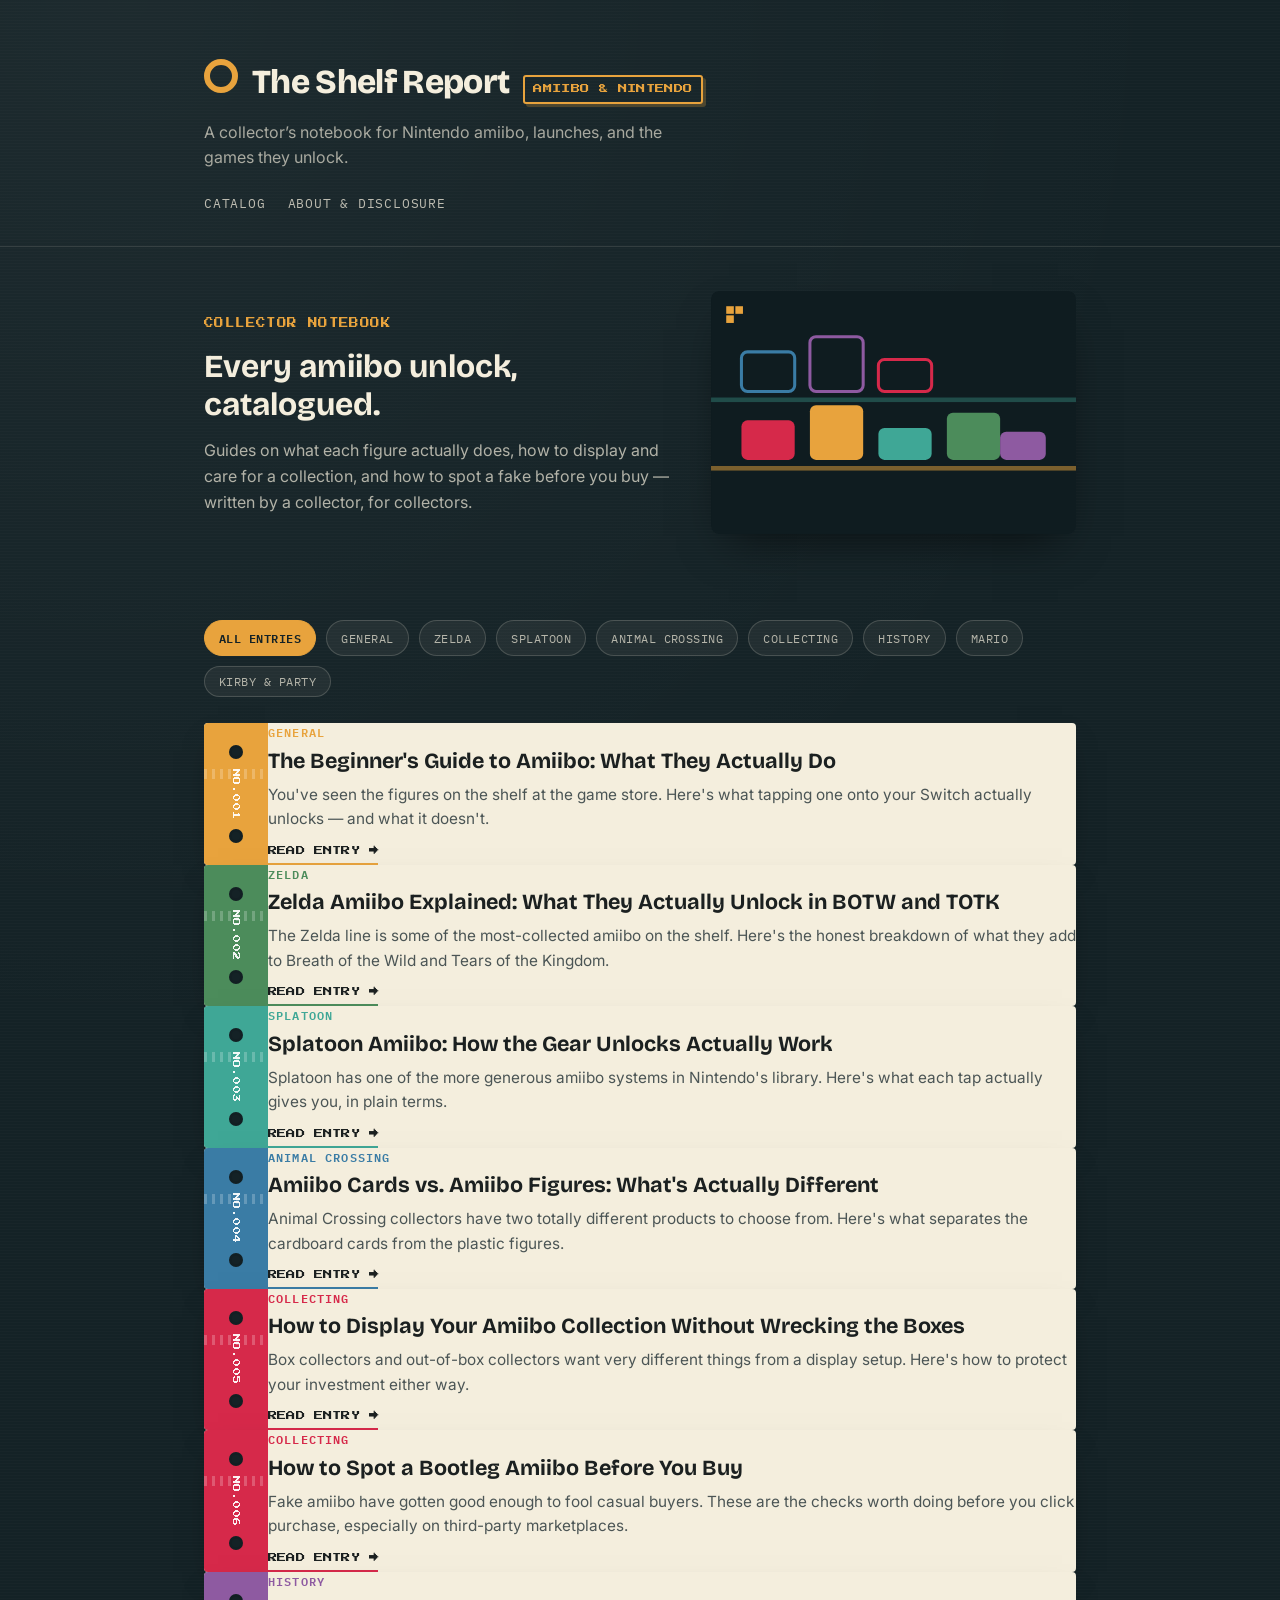
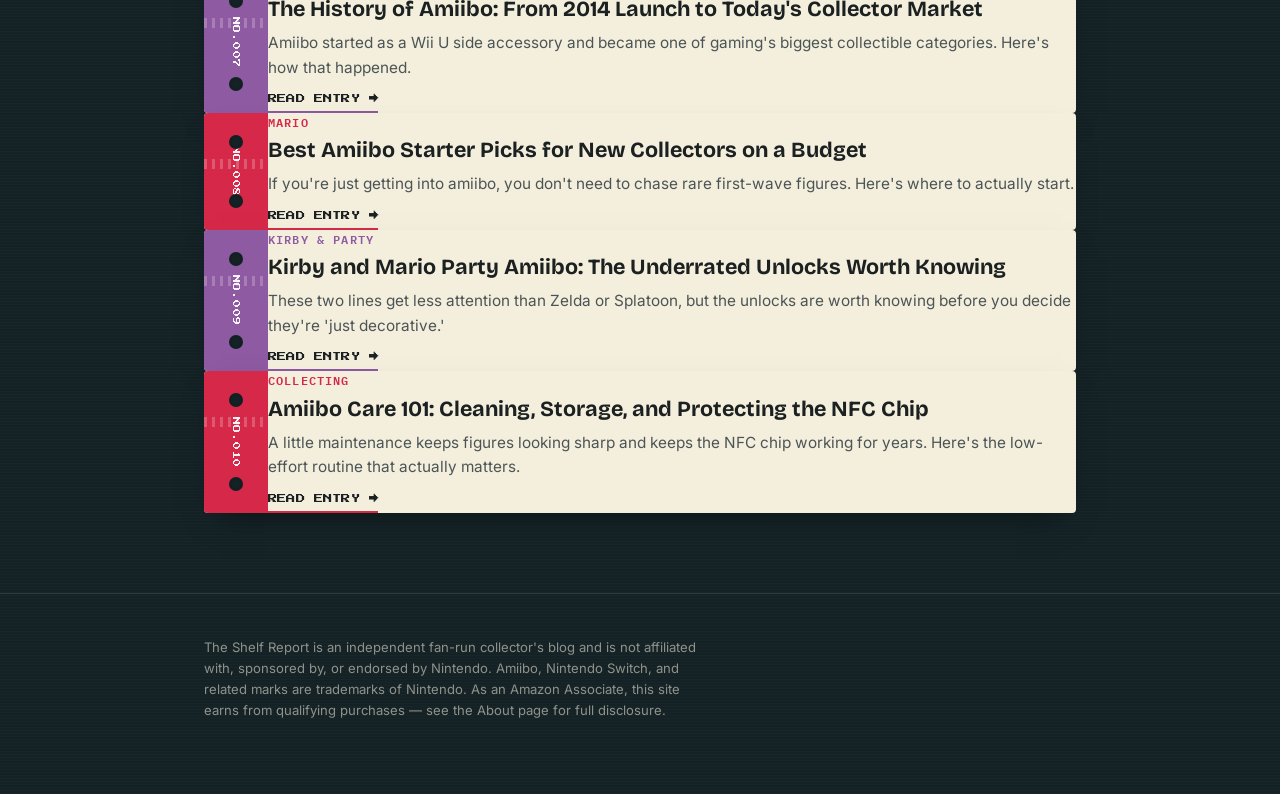
<file: index.html>
<!DOCTYPE html>
<html lang="en">
<head>
<meta charset="UTF-8">
<meta name="viewport" content="width=device-width, initial-scale=1.0">
<title>The Shelf Report — Amiibo &amp; Nintendo Collector Notebook</title>
<meta name="description" content="A collector&#x27;s notebook for Nintendo amiibo, unlocks, care guides, and launch news.">
<meta property="og:title" content="The Shelf Report — Amiibo &amp; Nintendo Collector Notebook">
<meta property="og:description" content="A collector&#x27;s notebook for Nintendo amiibo, unlocks, care guides, and launch news.">
<meta property="og:type" content="website">

<meta name="twitter:card" content="summary_large_image">
<link rel="icon" href="assets/images/favicon.svg" type="image/svg+xml">
<link rel="preconnect" href="https://fonts.googleapis.com">
<link rel="preconnect" href="https://fonts.gstatic.com" crossorigin>
<link href="https://fonts.googleapis.com/css2?family=Bricolage+Grotesque:wght@600;800&family=Press+Start+2P&family=Inter:wght@400;500;600&family=IBM+Plex+Mono:wght@400;500&display=swap" rel="stylesheet">
<link rel="stylesheet" href="assets/style.css">
</head>
<body>
<header class="site-header">
  <div class="wrap">
    <div class="brand">
      <span class="ring"></span>
      <h1>The Shelf Report</h1>
      <span class="tag">amiibo &amp; nintendo</span>
    </div>
    <p class="tagline">A collector&rsquo;s notebook for Nintendo amiibo, launches, and the games they unlock.</p>
    <nav class="site-nav">
      <a href="index.html">Catalog</a>
      <a href="about.html">About &amp; Disclosure</a>
    </nav>
  </div>
</header>

  <section class="hero">
    <div class="wrap hero-inner">
      <div class="hero-copy">
        <span class="eyebrow">Collector notebook</span>
        <h2>Every amiibo unlock, catalogued.</h2>
        <p>Guides on what each figure actually does, how to display and care for a collection, and how to spot a fake before you buy &mdash; written by a collector, for collectors.</p>
      </div>
      <svg class="hero-art" viewBox="0 0 480 320" xmlns="http://www.w3.org/2000/svg" role="img" aria-label="Decorative shelf illustration">
      <rect width="480" height="320" rx="10" fill="#0f1c20"/>
      <rect x="0" y="230" width="480" height="6" fill="#e8a33d" opacity="0.5"/>
      <rect x="0" y="140" width="480" height="6" fill="#3fa796" opacity="0.35"/>
      <g>
        <rect x="40" y="170" width="70" height="52" rx="8" fill="#d6294a"/>
        <rect x="130" y="150" width="70" height="72" rx="8" fill="#e8a33d"/>
        <rect x="220" y="180" width="70" height="42" rx="8" fill="#3fa796"/>
        <rect x="310" y="160" width="70" height="62" rx="8" fill="#4c8c5b"/>
        <rect x="380" y="185" width="60" height="37" rx="8" fill="#8e5aa1"/>
      </g>
      <g>
        <rect x="40" y="80" width="70" height="52" rx="8" fill="none" stroke="#3a7ca5" stroke-width="4"/>
        <rect x="130" y="60" width="70" height="72" rx="8" fill="none" stroke="#8e5aa1" stroke-width="4"/>
        <rect x="220" y="90" width="70" height="42" rx="8" fill="none" stroke="#d6294a" stroke-width="4"/>
      </g>
      <g fill="#e8a33d">
        <rect x="20" y="20" width="10" height="10"/>
        <rect x="32" y="20" width="10" height="10"/>
        <rect x="20" y="32" width="10" height="10"/>
      </g>
    </svg>
    </div>
  </section>
<main class="binder">
  <div class="wrap">
    <div class="chip-row"><button class="chip is-active" data-filter="all">All entries</button><button class="chip" data-filter="general" style="--chip-color:var(--gold)">General</button><button class="chip" data-filter="zelda" style="--chip-color:var(--leaf)">Zelda</button><button class="chip" data-filter="splatoon" style="--chip-color:var(--teal)">Splatoon</button><button class="chip" data-filter="animal-crossing" style="--chip-color:var(--sky)">Animal Crossing</button><button class="chip" data-filter="collecting" style="--chip-color:var(--cherry)">Collecting</button><button class="chip" data-filter="history" style="--chip-color:var(--plum)">History</button><button class="chip" data-filter="mario" style="--chip-color:var(--cherry)">Mario</button><button class="chip" data-filter="kirby-party" style="--chip-color:var(--plum)">Kirby &amp; Party</button></div>
    <div class="binder-grid">

    <a class="entry-card pixel-corners" href="posts/the-beginner-s-guide-to-amiibo-what-they-actually-do.html" style="--series-color:var(--gold)" data-series="general">
      <div class="entry-tab"><span class="entry-num">NO.001</span></div>
      <div class="entry-body">
        <div class="entry-series">General</div>
        <h2>The Beginner&#x27;s Guide to Amiibo: What They Actually Do</h2>
        <p>You&#x27;ve seen the figures on the shelf at the game store. Here&#x27;s what tapping one onto your Switch actually unlocks — and what it doesn&#x27;t.</p>
        <span class="entry-read">Read entry &rarr;</span>
      </div>
    </a>
    <a class="entry-card pixel-corners" href="posts/zelda-amiibo-explained-what-they-actually-unlock-in-botw-and-totk.html" style="--series-color:var(--leaf)" data-series="zelda">
      <div class="entry-tab"><span class="entry-num">NO.002</span></div>
      <div class="entry-body">
        <div class="entry-series">Zelda</div>
        <h2>Zelda Amiibo Explained: What They Actually Unlock in BOTW and TOTK</h2>
        <p>The Zelda line is some of the most-collected amiibo on the shelf. Here&#x27;s the honest breakdown of what they add to Breath of the Wild and Tears of the Kingdom.</p>
        <span class="entry-read">Read entry &rarr;</span>
      </div>
    </a>
    <a class="entry-card pixel-corners" href="posts/splatoon-amiibo-how-the-gear-unlocks-actually-work.html" style="--series-color:var(--teal)" data-series="splatoon">
      <div class="entry-tab"><span class="entry-num">NO.003</span></div>
      <div class="entry-body">
        <div class="entry-series">Splatoon</div>
        <h2>Splatoon Amiibo: How the Gear Unlocks Actually Work</h2>
        <p>Splatoon has one of the more generous amiibo systems in Nintendo&#x27;s library. Here&#x27;s what each tap actually gives you, in plain terms.</p>
        <span class="entry-read">Read entry &rarr;</span>
      </div>
    </a>
    <a class="entry-card pixel-corners" href="posts/amiibo-cards-vs-amiibo-figures-what-s-actually-different.html" style="--series-color:var(--sky)" data-series="animal-crossing">
      <div class="entry-tab"><span class="entry-num">NO.004</span></div>
      <div class="entry-body">
        <div class="entry-series">Animal Crossing</div>
        <h2>Amiibo Cards vs. Amiibo Figures: What&#x27;s Actually Different</h2>
        <p>Animal Crossing collectors have two totally different products to choose from. Here&#x27;s what separates the cardboard cards from the plastic figures.</p>
        <span class="entry-read">Read entry &rarr;</span>
      </div>
    </a>
    <a class="entry-card pixel-corners" href="posts/how-to-display-your-amiibo-collection-without-wrecking-the-boxes.html" style="--series-color:var(--cherry)" data-series="collecting">
      <div class="entry-tab"><span class="entry-num">NO.005</span></div>
      <div class="entry-body">
        <div class="entry-series">Collecting</div>
        <h2>How to Display Your Amiibo Collection Without Wrecking the Boxes</h2>
        <p>Box collectors and out-of-box collectors want very different things from a display setup. Here&#x27;s how to protect your investment either way.</p>
        <span class="entry-read">Read entry &rarr;</span>
      </div>
    </a>
    <a class="entry-card pixel-corners" href="posts/how-to-spot-a-bootleg-amiibo-before-you-buy.html" style="--series-color:var(--cherry)" data-series="collecting">
      <div class="entry-tab"><span class="entry-num">NO.006</span></div>
      <div class="entry-body">
        <div class="entry-series">Collecting</div>
        <h2>How to Spot a Bootleg Amiibo Before You Buy</h2>
        <p>Fake amiibo have gotten good enough to fool casual buyers. These are the checks worth doing before you click purchase, especially on third-party marketplaces.</p>
        <span class="entry-read">Read entry &rarr;</span>
      </div>
    </a>
    <a class="entry-card pixel-corners" href="posts/the-history-of-amiibo-from-2014-launch-to-today-s-collector-market.html" style="--series-color:var(--plum)" data-series="history">
      <div class="entry-tab"><span class="entry-num">NO.007</span></div>
      <div class="entry-body">
        <div class="entry-series">History</div>
        <h2>The History of Amiibo: From 2014 Launch to Today&#x27;s Collector Market</h2>
        <p>Amiibo started as a Wii U side accessory and became one of gaming&#x27;s biggest collectible categories. Here&#x27;s how that happened.</p>
        <span class="entry-read">Read entry &rarr;</span>
      </div>
    </a>
    <a class="entry-card pixel-corners" href="posts/best-amiibo-starter-picks-for-new-collectors-on-a-budget.html" style="--series-color:var(--cherry)" data-series="mario">
      <div class="entry-tab"><span class="entry-num">NO.008</span></div>
      <div class="entry-body">
        <div class="entry-series">Mario</div>
        <h2>Best Amiibo Starter Picks for New Collectors on a Budget</h2>
        <p>If you&#x27;re just getting into amiibo, you don&#x27;t need to chase rare first-wave figures. Here&#x27;s where to actually start.</p>
        <span class="entry-read">Read entry &rarr;</span>
      </div>
    </a>
    <a class="entry-card pixel-corners" href="posts/kirby-and-mario-party-amiibo-the-underrated-unlocks-worth-knowing.html" style="--series-color:var(--plum)" data-series="kirby-party">
      <div class="entry-tab"><span class="entry-num">NO.009</span></div>
      <div class="entry-body">
        <div class="entry-series">Kirby &amp; Party</div>
        <h2>Kirby and Mario Party Amiibo: The Underrated Unlocks Worth Knowing</h2>
        <p>These two lines get less attention than Zelda or Splatoon, but the unlocks are worth knowing before you decide they&#x27;re &#x27;just decorative.&#x27;</p>
        <span class="entry-read">Read entry &rarr;</span>
      </div>
    </a>
    <a class="entry-card pixel-corners" href="posts/amiibo-care-101-cleaning-storage-and-protecting-the-nfc-chip.html" style="--series-color:var(--cherry)" data-series="collecting">
      <div class="entry-tab"><span class="entry-num">NO.010</span></div>
      <div class="entry-body">
        <div class="entry-series">Collecting</div>
        <h2>Amiibo Care 101: Cleaning, Storage, and Protecting the NFC Chip</h2>
        <p>A little maintenance keeps figures looking sharp and keeps the NFC chip working for years. Here&#x27;s the low-effort routine that actually matters.</p>
        <span class="entry-read">Read entry &rarr;</span>
      </div>
    </a>
    </div>
  </div>
</main>
<footer class="site-footer">
  <div class="wrap">
    <p>The Shelf Report is an independent fan-run collector's blog and is not affiliated with, sponsored by, or endorsed by Nintendo. Amiibo, Nintendo Switch, and related marks are trademarks of Nintendo. As an Amazon Associate, this site earns from qualifying purchases &mdash; see the About page for full disclosure.</p>
  </div>
</footer>

<script>
document.querySelectorAll('.chip').forEach(function(chip){
  chip.addEventListener('click', function(){
    document.querySelectorAll('.chip').forEach(function(c){ c.classList.remove('is-active'); });
    chip.classList.add('is-active');
    var f = chip.getAttribute('data-filter');
    document.querySelectorAll('.entry-card').forEach(function(card){
      card.style.display = (f === 'all' || card.getAttribute('data-series') === f) ? '' : 'none';
    });
  });
});
</script>
</body>
</html>
</file>
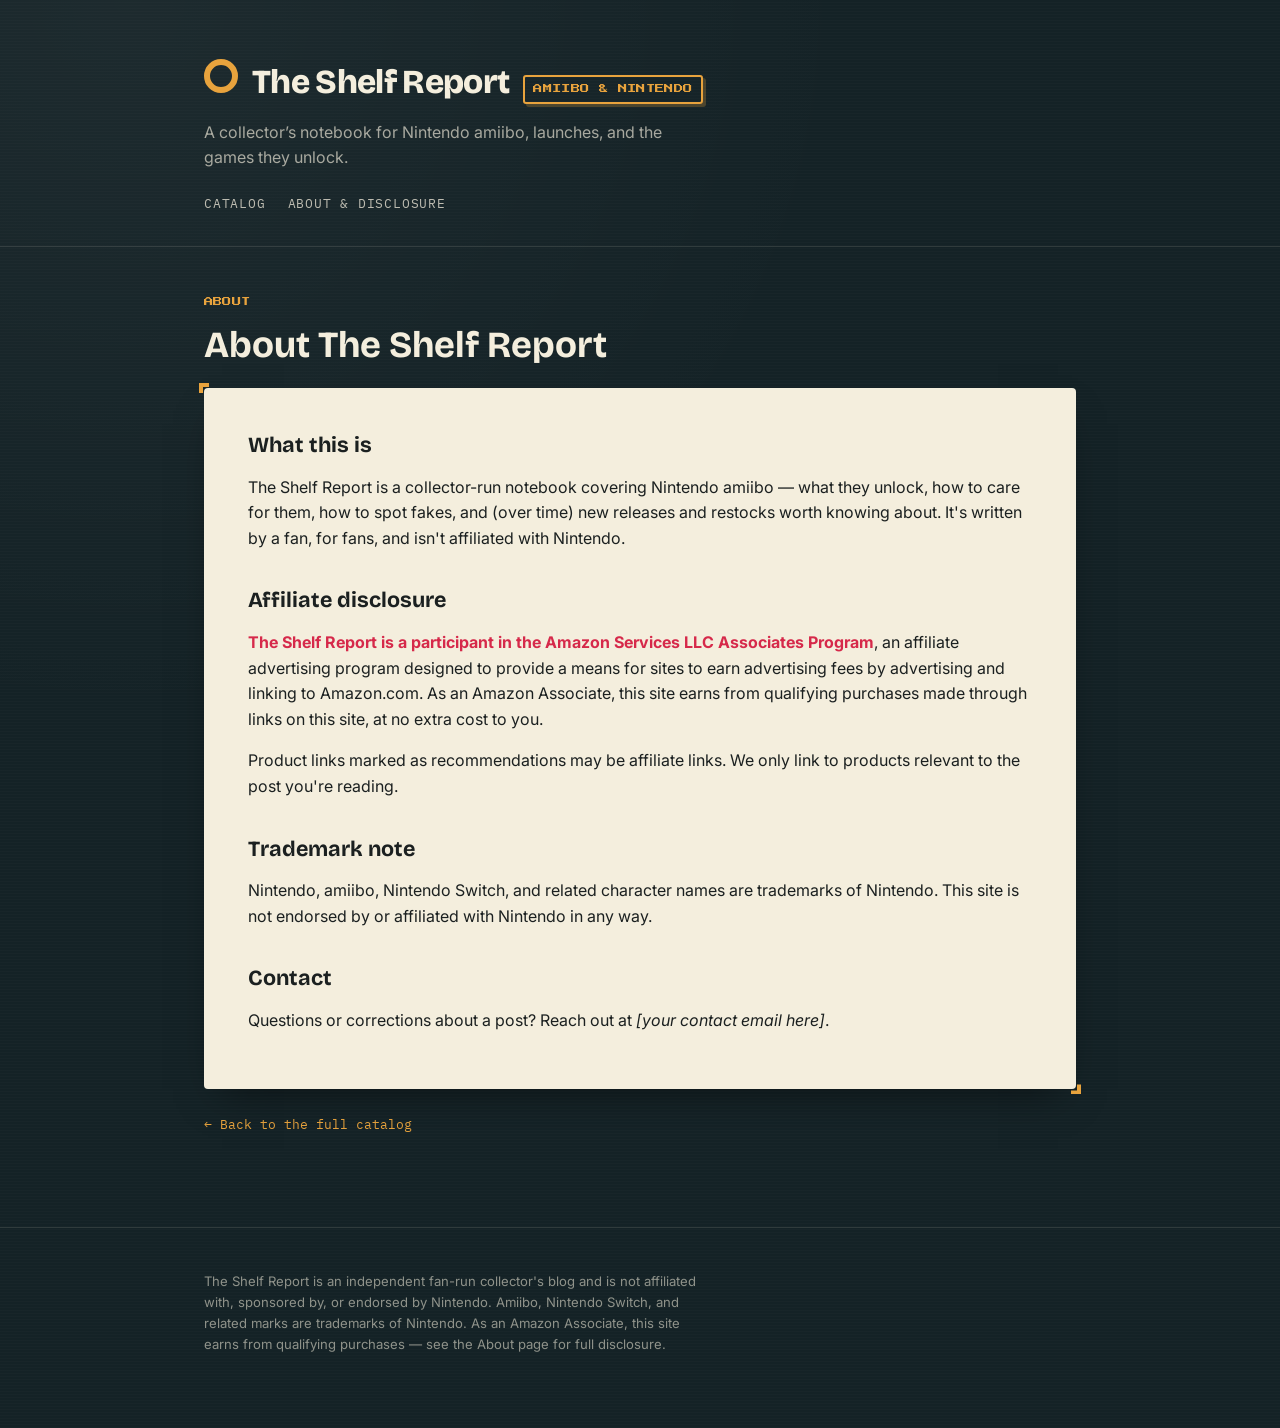
<file: about.html>
<!DOCTYPE html>
<html lang="en">
<head>
<meta charset="UTF-8">
<meta name="viewport" content="width=device-width, initial-scale=1.0">
<title>About &amp; Disclosure — The Shelf Report</title>
<meta name="description" content="About The Shelf Report and our Amazon Associates disclosure.">
<meta property="og:title" content="About &amp; Disclosure — The Shelf Report">
<meta property="og:description" content="About The Shelf Report and our Amazon Associates disclosure.">
<meta property="og:type" content="website">

<meta name="twitter:card" content="summary_large_image">
<link rel="icon" href="assets/images/favicon.svg" type="image/svg+xml">
<link rel="preconnect" href="https://fonts.googleapis.com">
<link rel="preconnect" href="https://fonts.gstatic.com" crossorigin>
<link href="https://fonts.googleapis.com/css2?family=Bricolage+Grotesque:wght@600;800&family=Press+Start+2P&family=Inter:wght@400;500;600&family=IBM+Plex+Mono:wght@400;500&display=swap" rel="stylesheet">
<link rel="stylesheet" href="assets/style.css">
</head>
<body>
<header class="site-header">
  <div class="wrap">
    <div class="brand">
      <span class="ring"></span>
      <h1>The Shelf Report</h1>
      <span class="tag">amiibo &amp; nintendo</span>
    </div>
    <p class="tagline">A collector&rsquo;s notebook for Nintendo amiibo, launches, and the games they unlock.</p>
    <nav class="site-nav">
      <a href="index.html">Catalog</a>
      <a href="about.html">About &amp; Disclosure</a>
    </nav>
  </div>
</header>
<main class="post">
  <div class="wrap">
    <div class="post-meta">About</div>
    <h1>About The Shelf Report</h1>
    <div class="post-body pixel-corners">
      <h2>What this is</h2>
      <p>The Shelf Report is a collector-run notebook covering Nintendo amiibo &mdash; what they unlock, how to care for them, how to spot fakes, and (over time) new releases and restocks worth knowing about. It's written by a fan, for fans, and isn't affiliated with Nintendo.</p>
      <h2>Affiliate disclosure</h2>
      <p><strong>The Shelf Report is a participant in the Amazon Services LLC Associates Program</strong>, an affiliate advertising program designed to provide a means for sites to earn advertising fees by advertising and linking to Amazon.com. As an Amazon Associate, this site earns from qualifying purchases made through links on this site, at no extra cost to you.</p>
      <p>Product links marked as recommendations may be affiliate links. We only link to products relevant to the post you're reading.</p>
      <h2>Trademark note</h2>
      <p>Nintendo, amiibo, Nintendo Switch, and related character names are trademarks of Nintendo. This site is not endorsed by or affiliated with Nintendo in any way.</p>
      <h2>Contact</h2>
      <p>Questions or corrections about a post? Reach out at <em>[your contact email here]</em>.</p>
    </div>
    <a class="back-link" href="index.html">&larr; Back to the full catalog</a>
  </div>
</main>
<footer class="site-footer">
  <div class="wrap">
    <p>The Shelf Report is an independent fan-run collector's blog and is not affiliated with, sponsored by, or endorsed by Nintendo. Amiibo, Nintendo Switch, and related marks are trademarks of Nintendo. As an Amazon Associate, this site earns from qualifying purchases &mdash; see the About page for full disclosure.</p>
  </div>
</footer>
</body>
</html>
</file>
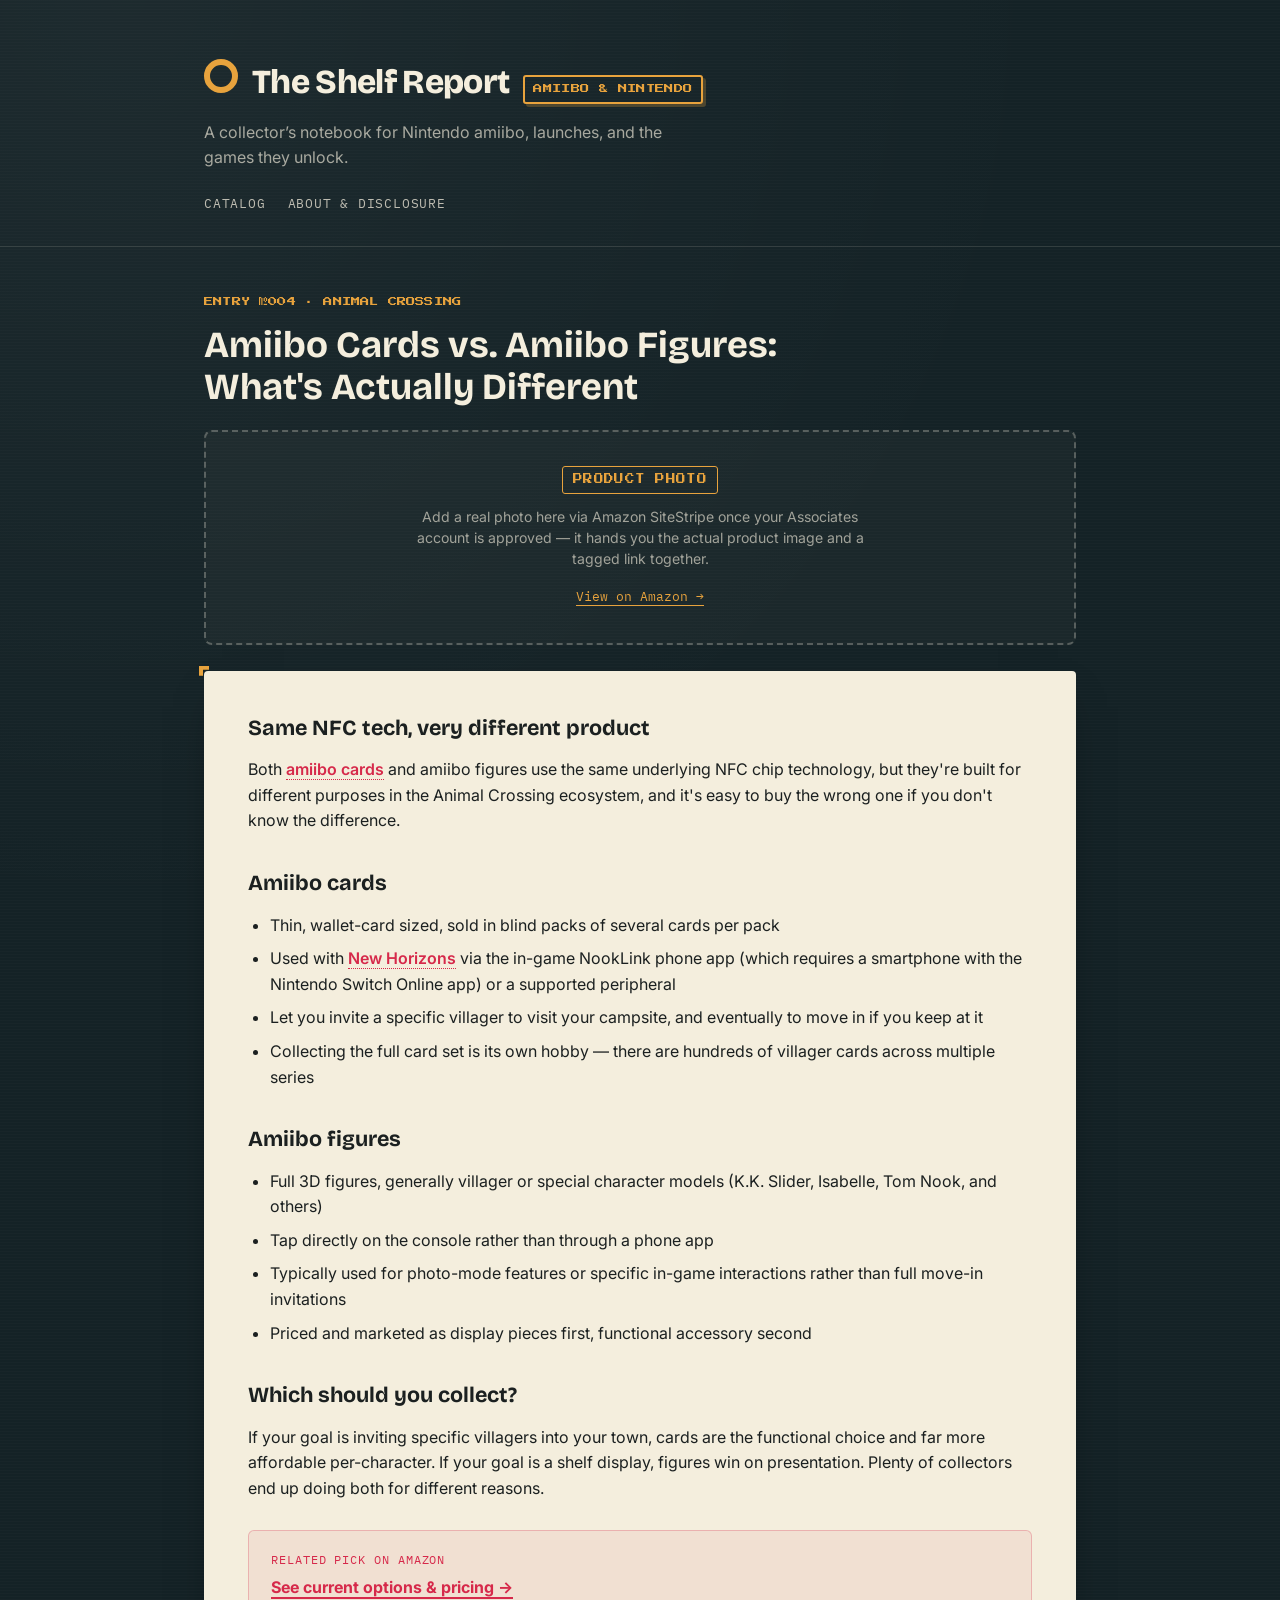
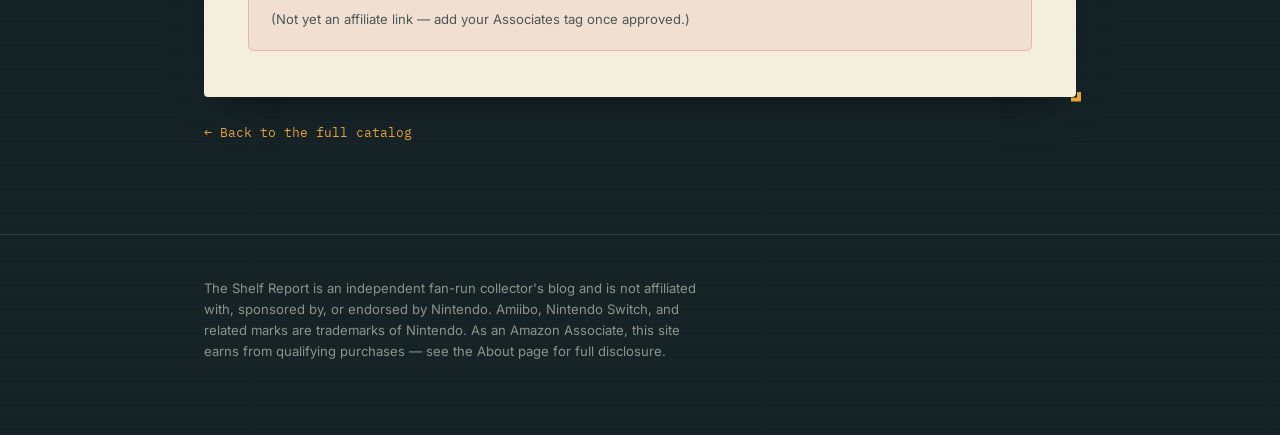
<file: posts/amiibo-cards-vs-amiibo-figures-what-s-actually-different.html>
<!DOCTYPE html>
<html lang="en">
<head>
<meta charset="UTF-8">
<meta name="viewport" content="width=device-width, initial-scale=1.0">
<title>Amiibo Cards vs. Amiibo Figures: What&#x27;s Actually Different — The Shelf Report</title>
<meta name="description" content="Animal Crossing collectors have two totally different products to choose from. Here&#x27;s what separates the cardboard cards from the plastic figures.">
<meta property="og:title" content="Amiibo Cards vs. Amiibo Figures: What&#x27;s Actually Different — The Shelf Report">
<meta property="og:description" content="Animal Crossing collectors have two totally different products to choose from. Here&#x27;s what separates the cardboard cards from the plastic figures.">
<meta property="og:type" content="website">

<meta name="twitter:card" content="summary_large_image">
<link rel="icon" href="../assets/images/favicon.svg" type="image/svg+xml">
<link rel="preconnect" href="https://fonts.googleapis.com">
<link rel="preconnect" href="https://fonts.gstatic.com" crossorigin>
<link href="https://fonts.googleapis.com/css2?family=Bricolage+Grotesque:wght@600;800&family=Press+Start+2P&family=Inter:wght@400;500;600&family=IBM+Plex+Mono:wght@400;500&display=swap" rel="stylesheet">
<link rel="stylesheet" href="../assets/style.css">
</head>
<body>
<header class="site-header">
  <div class="wrap">
    <div class="brand">
      <span class="ring"></span>
      <h1>The Shelf Report</h1>
      <span class="tag">amiibo &amp; nintendo</span>
    </div>
    <p class="tagline">A collector&rsquo;s notebook for Nintendo amiibo, launches, and the games they unlock.</p>
    <nav class="site-nav">
      <a href="../index.html">Catalog</a>
      <a href="../about.html">About &amp; Disclosure</a>
    </nav>
  </div>
</header>
<main class="post">
  <div class="wrap">
    <div class="post-meta">Entry &#8470;004 &middot; Animal Crossing</div>
    <h1>Amiibo Cards vs. Amiibo Figures: What&#x27;s Actually Different</h1>
    <div class="photo-slot">
  <div class="photo-slot-inner">
    <span class="photo-slot-label">Product photo</span>
    <p>Add a real photo here via Amazon SiteStripe once your Associates account is approved &mdash; it hands you the actual product image and a tagged link together.</p>
    <a class="photo-slot-link" href="https://www.amazon.com/s?k=animal+crossing+amiibo+cards" target="_blank" rel="noopener sponsored">View on Amazon &rarr;</a>
  </div>
</div>
    <div class="post-body pixel-corners">
      
<h2>Same NFC tech, very different product</h2>
<p>Both <a class="inline-product-link" href="https://www.amazon.com/s?k=animal+crossing+amiibo+cards" target="_blank" rel="noopener sponsored">amiibo cards</a> and amiibo figures use the same underlying NFC chip technology, but they're built for different purposes in the Animal Crossing ecosystem, and it's easy to buy the wrong one if you don't know the difference.</p>
<h2>Amiibo cards</h2>
<ul>
<li>Thin, wallet-card sized, sold in blind packs of several cards per pack</li>
<li>Used with <a class="inline-product-link" href="https://www.amazon.com/s?k=animal+crossing+new+horizons+switch" target="_blank" rel="noopener sponsored">New Horizons</a> via the in-game NookLink phone app (which requires a smartphone with the Nintendo Switch Online app) or a supported peripheral</li>
<li>Let you invite a specific villager to visit your campsite, and eventually to move in if you keep at it</li>
<li>Collecting the full card set is its own hobby — there are hundreds of villager cards across multiple series</li>
</ul>
<h2>Amiibo figures</h2>
<ul>
<li>Full 3D figures, generally villager or special character models (K.K. Slider, Isabelle, Tom Nook, and others)</li>
<li>Tap directly on the console rather than through a phone app</li>
<li>Typically used for photo-mode features or specific in-game interactions rather than full move-in invitations</li>
<li>Priced and marketed as display pieces first, functional accessory second</li>
</ul>
<h2>Which should you collect?</h2>
<p>If your goal is inviting specific villagers into your town, cards are the functional choice and far more affordable per-character. If your goal is a shelf display, figures win on presentation. Plenty of collectors end up doing both for different reasons.</p>

      
<div class="cta-box">
  <span class="cta-label">Related pick on Amazon</span>
  <a class="cta-link" href="https://www.amazon.com/s?k=animal+crossing+amiibo+cards" target="_blank" rel="noopener sponsored">See current options &amp; pricing &rarr;</a>
  <p style="margin:8px 0 0;font-size:0.82rem;color:var(--ink-soft)">(Not yet an affiliate link &mdash; add your Associates tag once approved.)</p>
</div>
    </div>
    <a class="back-link" href="../index.html">&larr; Back to the full catalog</a>
  </div>
</main>
<footer class="site-footer">
  <div class="wrap">
    <p>The Shelf Report is an independent fan-run collector's blog and is not affiliated with, sponsored by, or endorsed by Nintendo. Amiibo, Nintendo Switch, and related marks are trademarks of Nintendo. As an Amazon Associate, this site earns from qualifying purchases &mdash; see the About page for full disclosure.</p>
  </div>
</footer>
</body>
</html>
</file>
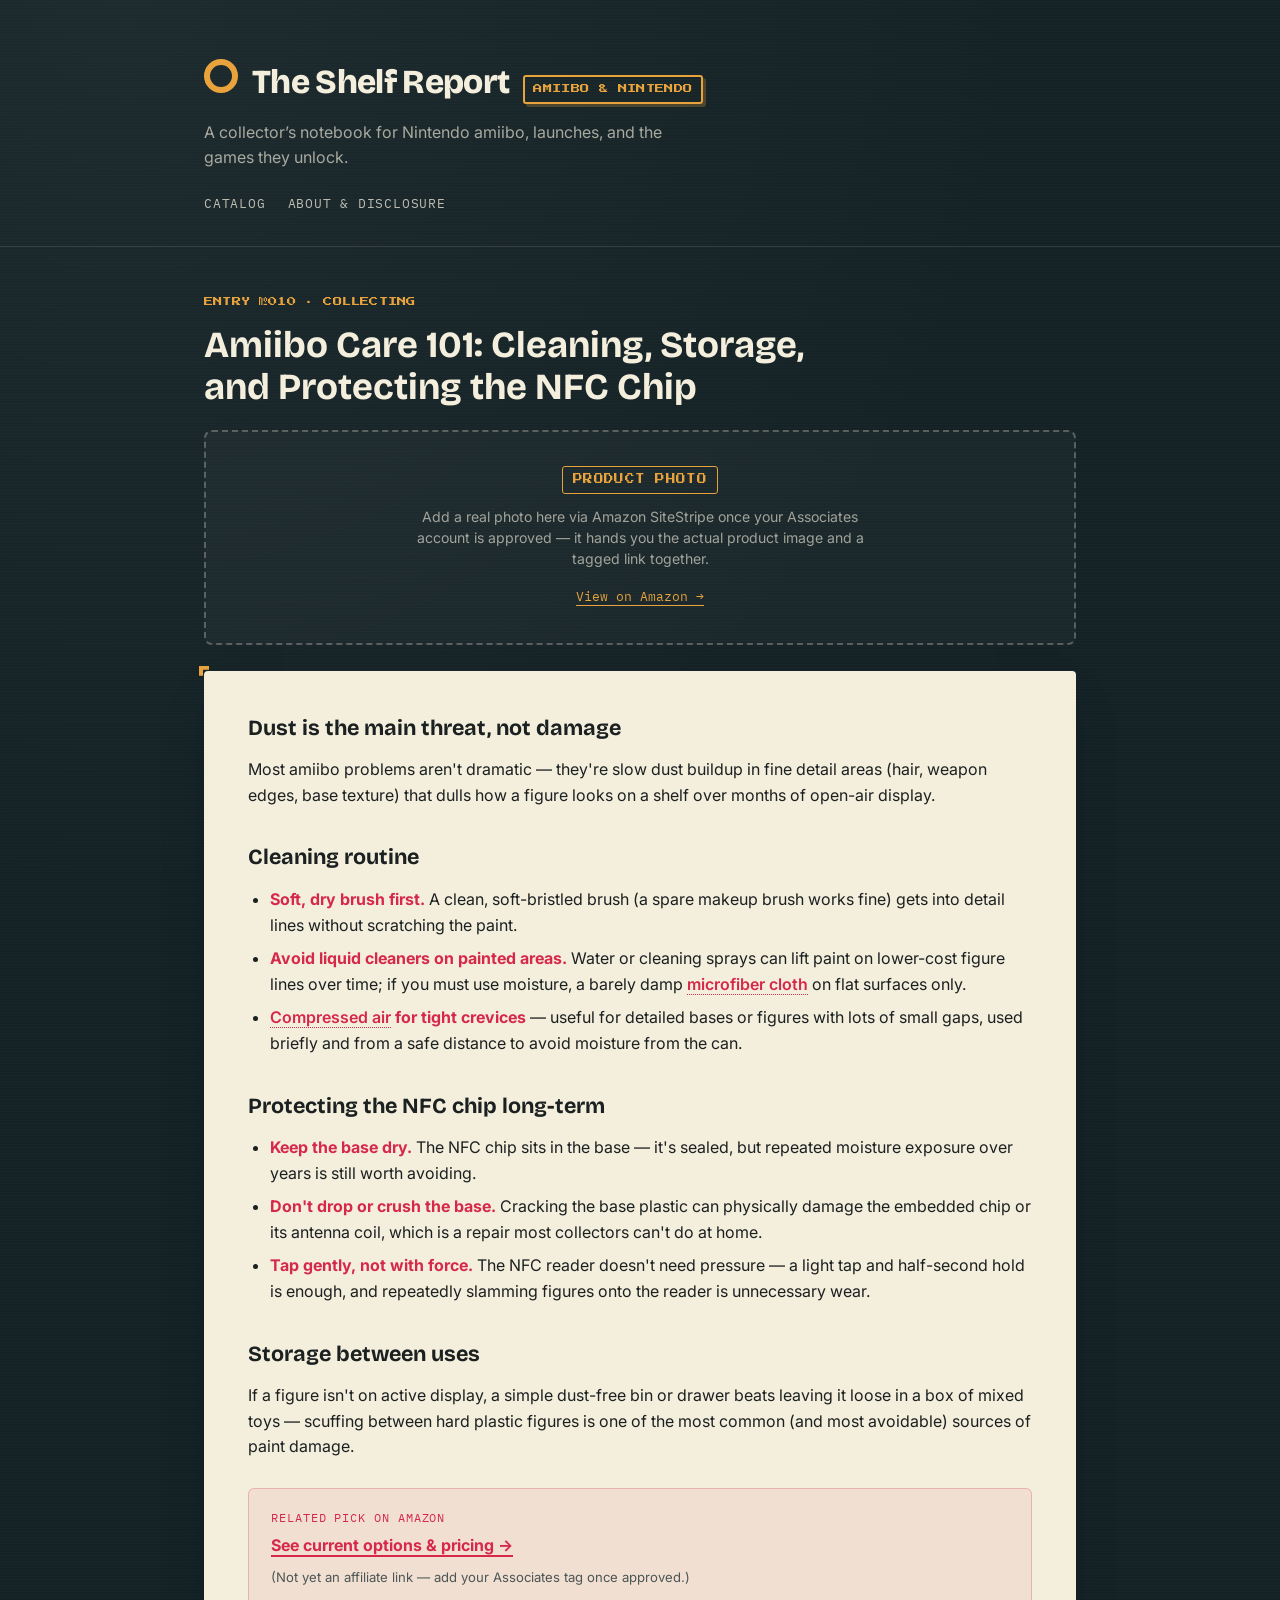
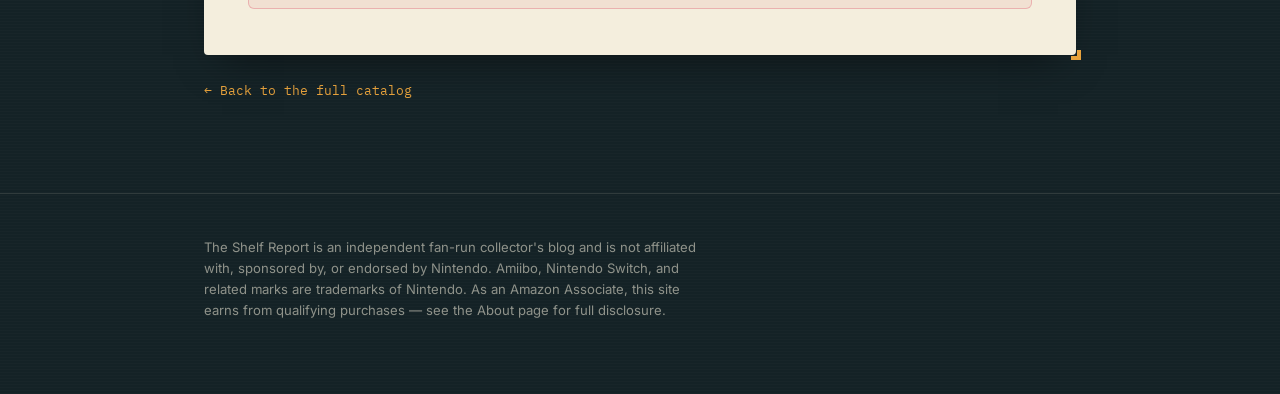
<file: posts/amiibo-care-101-cleaning-storage-and-protecting-the-nfc-chip.html>
<!DOCTYPE html>
<html lang="en">
<head>
<meta charset="UTF-8">
<meta name="viewport" content="width=device-width, initial-scale=1.0">
<title>Amiibo Care 101: Cleaning, Storage, and Protecting the NFC Chip — The Shelf Report</title>
<meta name="description" content="A little maintenance keeps figures looking sharp and keeps the NFC chip working for years. Here&#x27;s the low-effort routine that actually matters.">
<meta property="og:title" content="Amiibo Care 101: Cleaning, Storage, and Protecting the NFC Chip — The Shelf Report">
<meta property="og:description" content="A little maintenance keeps figures looking sharp and keeps the NFC chip working for years. Here&#x27;s the low-effort routine that actually matters.">
<meta property="og:type" content="website">

<meta name="twitter:card" content="summary_large_image">
<link rel="icon" href="../assets/images/favicon.svg" type="image/svg+xml">
<link rel="preconnect" href="https://fonts.googleapis.com">
<link rel="preconnect" href="https://fonts.gstatic.com" crossorigin>
<link href="https://fonts.googleapis.com/css2?family=Bricolage+Grotesque:wght@600;800&family=Press+Start+2P&family=Inter:wght@400;500;600&family=IBM+Plex+Mono:wght@400;500&display=swap" rel="stylesheet">
<link rel="stylesheet" href="../assets/style.css">
</head>
<body>
<header class="site-header">
  <div class="wrap">
    <div class="brand">
      <span class="ring"></span>
      <h1>The Shelf Report</h1>
      <span class="tag">amiibo &amp; nintendo</span>
    </div>
    <p class="tagline">A collector&rsquo;s notebook for Nintendo amiibo, launches, and the games they unlock.</p>
    <nav class="site-nav">
      <a href="../index.html">Catalog</a>
      <a href="../about.html">About &amp; Disclosure</a>
    </nav>
  </div>
</header>
<main class="post">
  <div class="wrap">
    <div class="post-meta">Entry &#8470;010 &middot; Collecting</div>
    <h1>Amiibo Care 101: Cleaning, Storage, and Protecting the NFC Chip</h1>
    <div class="photo-slot">
  <div class="photo-slot-inner">
    <span class="photo-slot-label">Product photo</span>
    <p>Add a real photo here via Amazon SiteStripe once your Associates account is approved &mdash; it hands you the actual product image and a tagged link together.</p>
    <a class="photo-slot-link" href="https://www.amazon.com/s?k=electronics+cleaning+brush+kit" target="_blank" rel="noopener sponsored">View on Amazon &rarr;</a>
  </div>
</div>
    <div class="post-body pixel-corners">
      
<h2>Dust is the main threat, not damage</h2>
<p>Most amiibo problems aren't dramatic — they're slow dust buildup in fine detail areas (hair, weapon edges, base texture) that dulls how a figure looks on a shelf over months of open-air display.</p>
<h2>Cleaning routine</h2>
<ul>
<li><strong>Soft, dry brush first.</strong> A clean, soft-bristled brush (a spare makeup brush works fine) gets into detail lines without scratching the paint.</li>
<li><strong>Avoid liquid cleaners on painted areas.</strong> Water or cleaning sprays can lift paint on lower-cost figure lines over time; if you must use moisture, a barely damp <a class="inline-product-link" href="https://www.amazon.com/s?k=microfiber+cleaning+cloth" target="_blank" rel="noopener sponsored">microfiber cloth</a> on flat surfaces only.</li>
<li><strong><a class="inline-product-link" href="https://www.amazon.com/s?k=compressed+air+duster" target="_blank" rel="noopener sponsored">Compressed air</a> for tight crevices</strong> — useful for detailed bases or figures with lots of small gaps, used briefly and from a safe distance to avoid moisture from the can.</li>
</ul>
<h2>Protecting the NFC chip long-term</h2>
<ul>
<li><strong>Keep the base dry.</strong> The NFC chip sits in the base — it's sealed, but repeated moisture exposure over years is still worth avoiding.</li>
<li><strong>Don't drop or crush the base.</strong> Cracking the base plastic can physically damage the embedded chip or its antenna coil, which is a repair most collectors can't do at home.</li>
<li><strong>Tap gently, not with force.</strong> The NFC reader doesn't need pressure — a light tap and half-second hold is enough, and repeatedly slamming figures onto the reader is unnecessary wear.</li>
</ul>
<h2>Storage between uses</h2>
<p>If a figure isn't on active display, a simple dust-free bin or drawer beats leaving it loose in a box of mixed toys — scuffing between hard plastic figures is one of the most common (and most avoidable) sources of paint damage.</p>

      
<div class="cta-box">
  <span class="cta-label">Related pick on Amazon</span>
  <a class="cta-link" href="https://www.amazon.com/s?k=electronics+cleaning+brush+kit" target="_blank" rel="noopener sponsored">See current options &amp; pricing &rarr;</a>
  <p style="margin:8px 0 0;font-size:0.82rem;color:var(--ink-soft)">(Not yet an affiliate link &mdash; add your Associates tag once approved.)</p>
</div>
    </div>
    <a class="back-link" href="../index.html">&larr; Back to the full catalog</a>
  </div>
</main>
<footer class="site-footer">
  <div class="wrap">
    <p>The Shelf Report is an independent fan-run collector's blog and is not affiliated with, sponsored by, or endorsed by Nintendo. Amiibo, Nintendo Switch, and related marks are trademarks of Nintendo. As an Amazon Associate, this site earns from qualifying purchases &mdash; see the About page for full disclosure.</p>
  </div>
</footer>
</body>
</html>
</file>
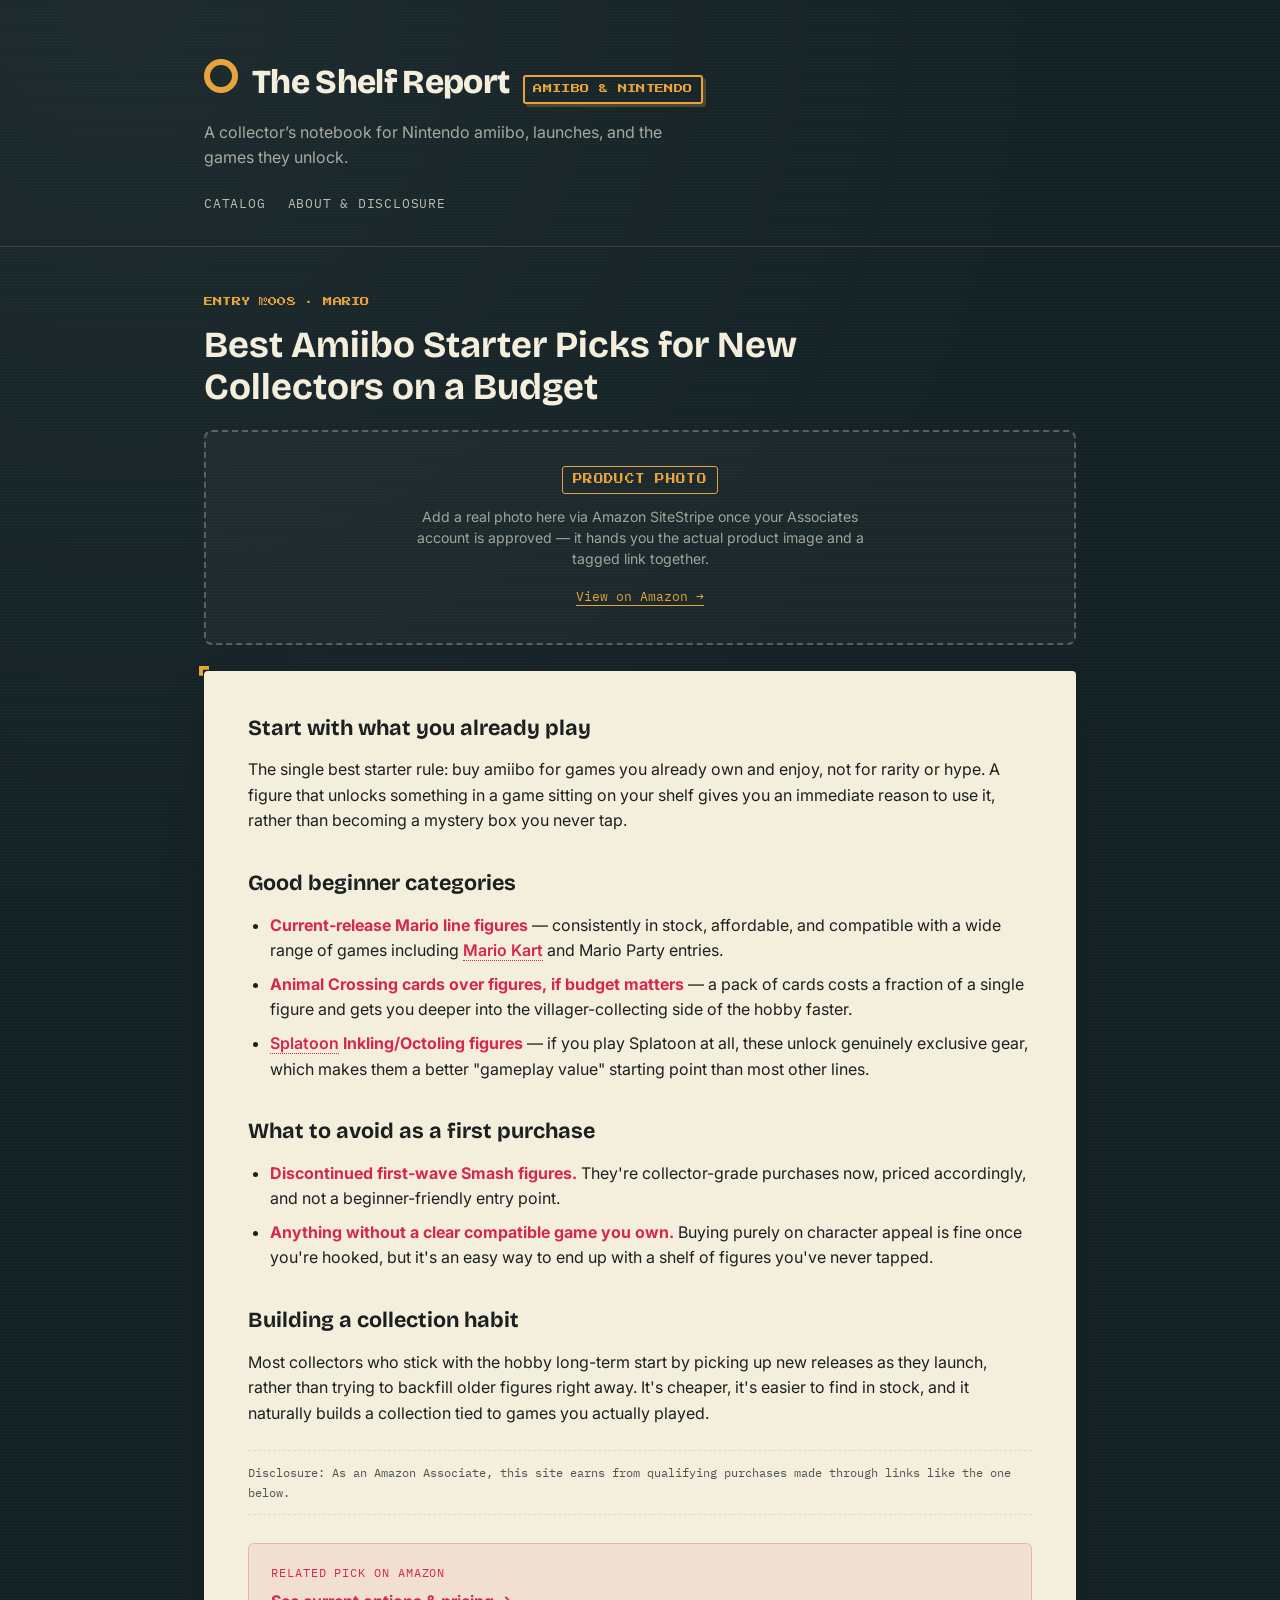
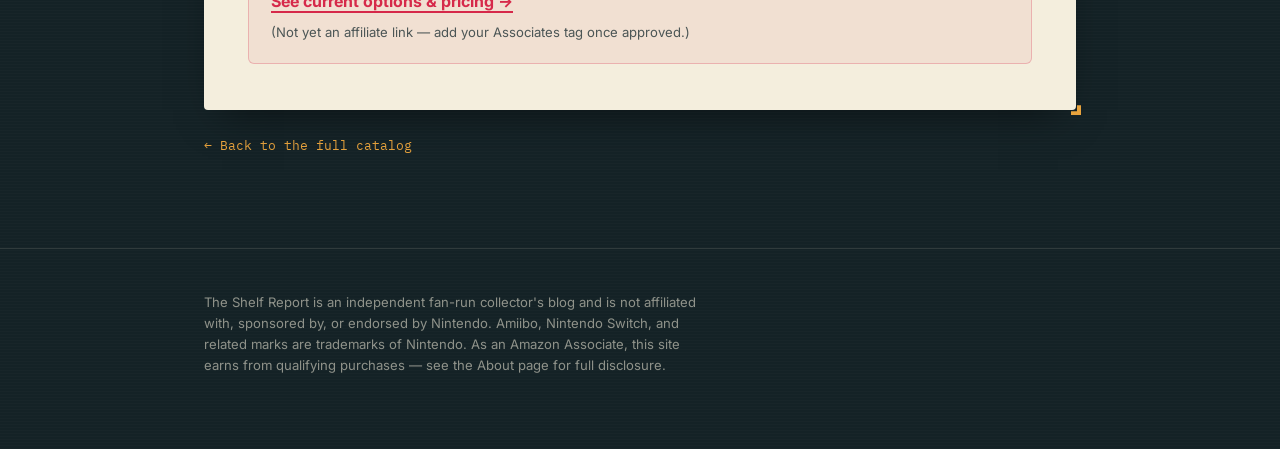
<file: posts/best-amiibo-starter-picks-for-new-collectors-on-a-budget.html>
<!DOCTYPE html>
<html lang="en">
<head>
<meta charset="UTF-8">
<meta name="viewport" content="width=device-width, initial-scale=1.0">
<title>Best Amiibo Starter Picks for New Collectors on a Budget — The Shelf Report</title>
<meta name="description" content="If you&#x27;re just getting into amiibo, you don&#x27;t need to chase rare first-wave figures. Here&#x27;s where to actually start.">
<meta property="og:title" content="Best Amiibo Starter Picks for New Collectors on a Budget — The Shelf Report">
<meta property="og:description" content="If you&#x27;re just getting into amiibo, you don&#x27;t need to chase rare first-wave figures. Here&#x27;s where to actually start.">
<meta property="og:type" content="website">

<meta name="twitter:card" content="summary_large_image">
<link rel="icon" href="../assets/images/favicon.svg" type="image/svg+xml">
<link rel="preconnect" href="https://fonts.googleapis.com">
<link rel="preconnect" href="https://fonts.gstatic.com" crossorigin>
<link href="https://fonts.googleapis.com/css2?family=Bricolage+Grotesque:wght@600;800&family=Press+Start+2P&family=Inter:wght@400;500;600&family=IBM+Plex+Mono:wght@400;500&display=swap" rel="stylesheet">
<link rel="stylesheet" href="../assets/style.css">
</head>
<body>
<header class="site-header">
  <div class="wrap">
    <div class="brand">
      <span class="ring"></span>
      <h1>The Shelf Report</h1>
      <span class="tag">amiibo &amp; nintendo</span>
    </div>
    <p class="tagline">A collector&rsquo;s notebook for Nintendo amiibo, launches, and the games they unlock.</p>
    <nav class="site-nav">
      <a href="../index.html">Catalog</a>
      <a href="../about.html">About &amp; Disclosure</a>
    </nav>
  </div>
</header>
<main class="post">
  <div class="wrap">
    <div class="post-meta">Entry &#8470;008 &middot; Mario</div>
    <h1>Best Amiibo Starter Picks for New Collectors on a Budget</h1>
    <div class="photo-slot">
  <div class="photo-slot-inner">
    <span class="photo-slot-label">Product photo</span>
    <p>Add a real photo here via Amazon SiteStripe once your Associates account is approved &mdash; it hands you the actual product image and a tagged link together.</p>
    <a class="photo-slot-link" href="https://www.amazon.com/s?k=mario+amiibo" target="_blank" rel="noopener sponsored">View on Amazon &rarr;</a>
  </div>
</div>
    <div class="post-body pixel-corners">
      
<h2>Start with what you already play</h2>
<p>The single best starter rule: buy amiibo for games you already own and enjoy, not for rarity or hype. A figure that unlocks something in a game sitting on your shelf gives you an immediate reason to use it, rather than becoming a mystery box you never tap.</p>
<h2>Good beginner categories</h2>
<ul>
<li><strong>Current-release Mario line figures</strong> — consistently in stock, affordable, and compatible with a wide range of games including <a class="inline-product-link" href="https://www.amazon.com/s?k=mario+kart+nintendo+switch" target="_blank" rel="noopener sponsored">Mario Kart</a> and Mario Party entries.</li>
<li><strong>Animal Crossing cards over figures, if budget matters</strong> — a pack of cards costs a fraction of a single figure and gets you deeper into the villager-collecting side of the hobby faster.</li>
<li><strong><a class="inline-product-link" href="https://www.amazon.com/s?k=splatoon+3+nintendo+switch" target="_blank" rel="noopener sponsored">Splatoon</a> Inkling/Octoling figures</strong> — if you play Splatoon at all, these unlock genuinely exclusive gear, which makes them a better "gameplay value" starting point than most other lines.</li>
</ul>
<h2>What to avoid as a first purchase</h2>
<ul>
<li><strong>Discontinued first-wave Smash figures.</strong> They're collector-grade purchases now, priced accordingly, and not a beginner-friendly entry point.</li>
<li><strong>Anything without a clear compatible game you own.</strong> Buying purely on character appeal is fine once you're hooked, but it's an easy way to end up with a shelf of figures you've never tapped.</li>
</ul>
<h2>Building a collection habit</h2>
<p>Most collectors who stick with the hobby long-term start by picking up new releases as they launch, rather than trying to backfill older figures right away. It's cheaper, it's easier to find in stock, and it naturally builds a collection tied to games you actually played.</p>
<div class="disclosure-inline">Disclosure: As an Amazon Associate, this site earns from qualifying purchases made through links like the one below.</div>

      
<div class="cta-box">
  <span class="cta-label">Related pick on Amazon</span>
  <a class="cta-link" href="https://www.amazon.com/s?k=mario+amiibo" target="_blank" rel="noopener sponsored">See current options &amp; pricing &rarr;</a>
  <p style="margin:8px 0 0;font-size:0.82rem;color:var(--ink-soft)">(Not yet an affiliate link &mdash; add your Associates tag once approved.)</p>
</div>
    </div>
    <a class="back-link" href="../index.html">&larr; Back to the full catalog</a>
  </div>
</main>
<footer class="site-footer">
  <div class="wrap">
    <p>The Shelf Report is an independent fan-run collector's blog and is not affiliated with, sponsored by, or endorsed by Nintendo. Amiibo, Nintendo Switch, and related marks are trademarks of Nintendo. As an Amazon Associate, this site earns from qualifying purchases &mdash; see the About page for full disclosure.</p>
  </div>
</footer>
</body>
</html>
</file>
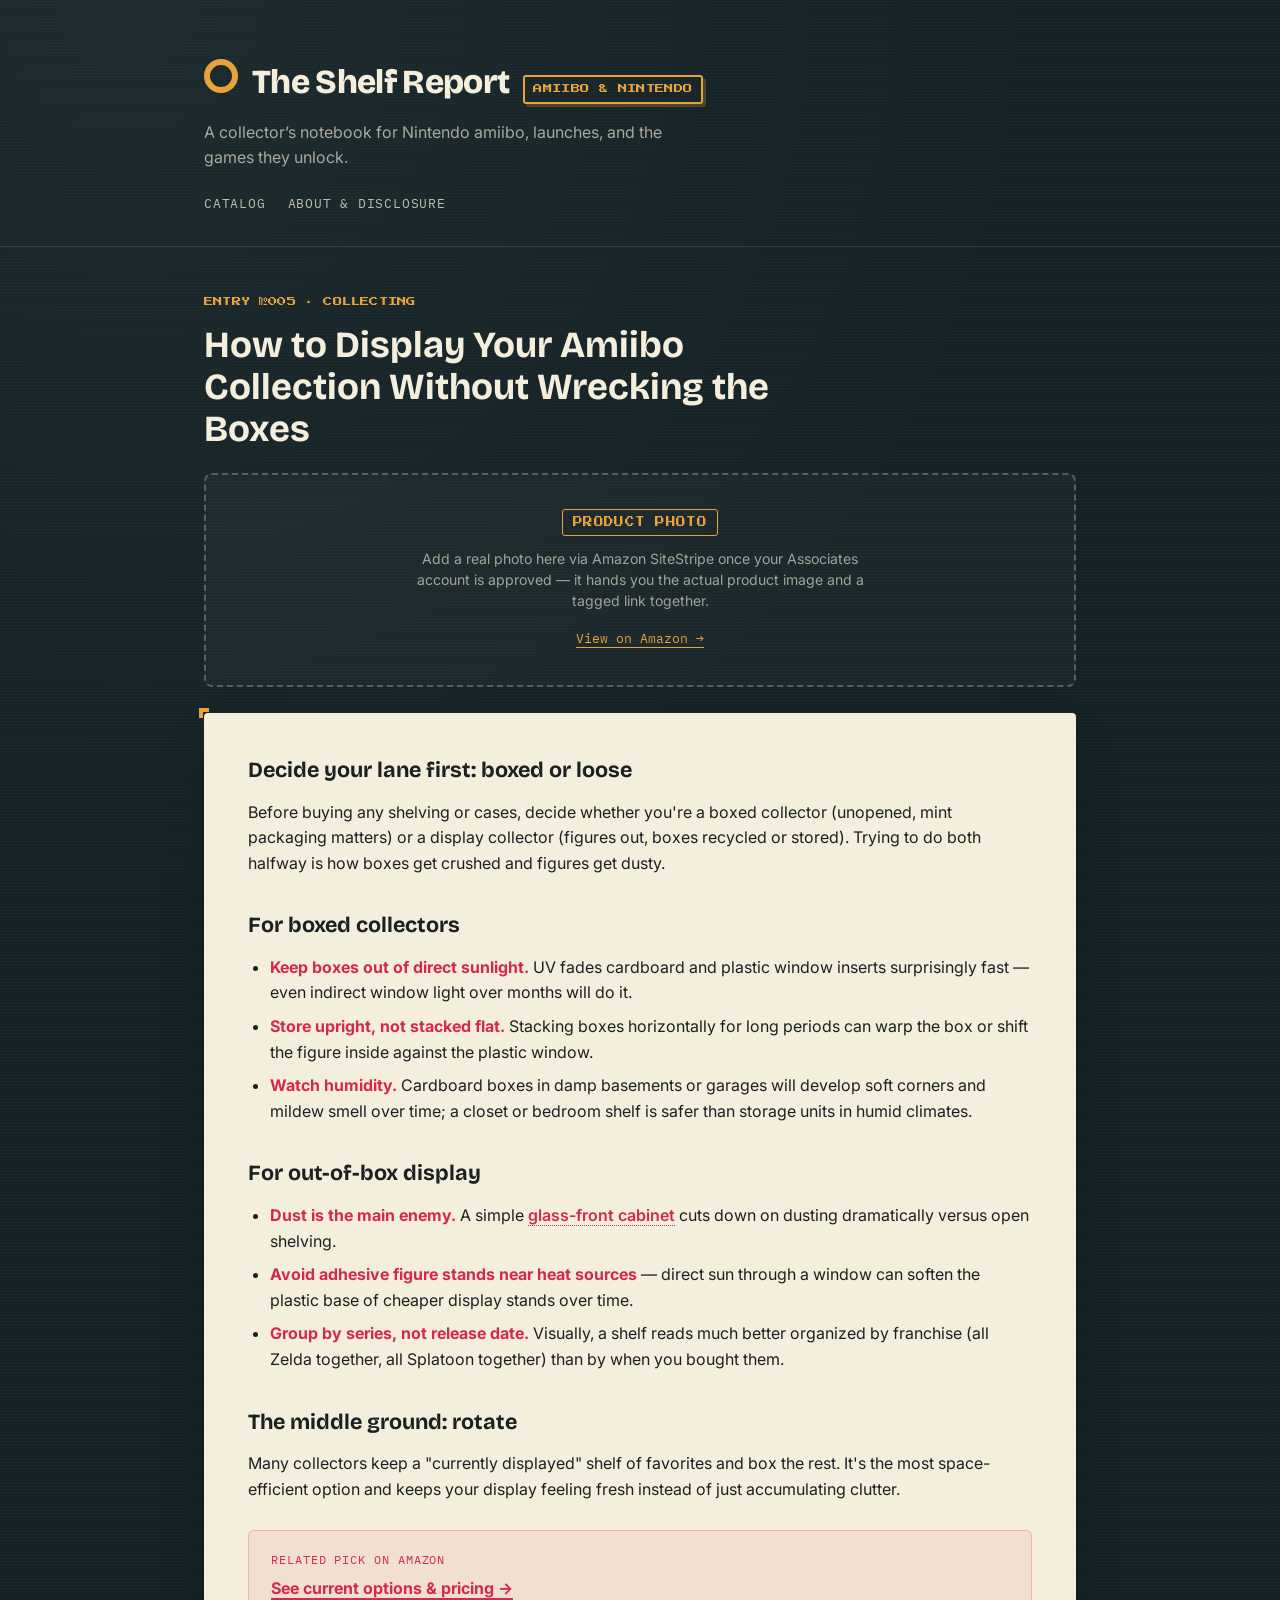
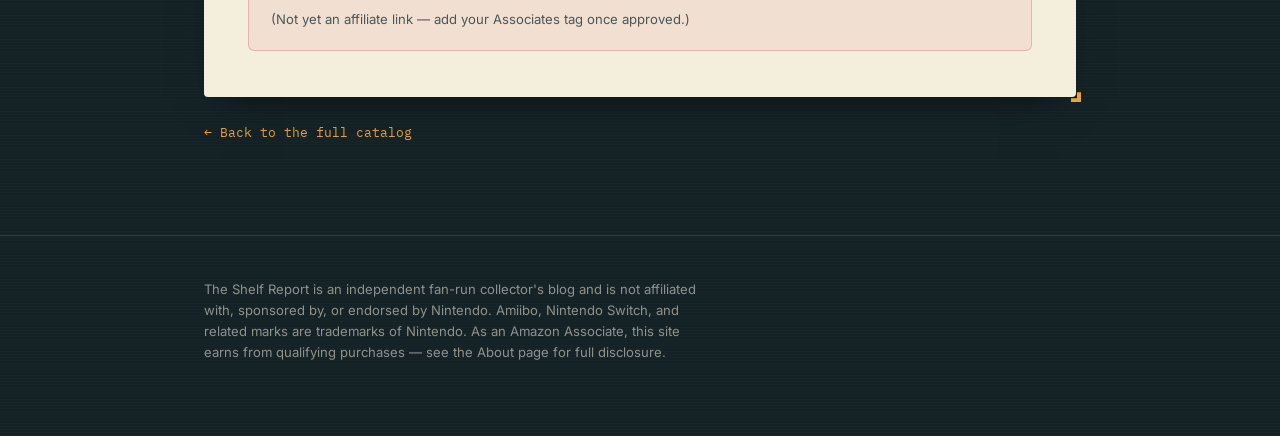
<file: posts/how-to-display-your-amiibo-collection-without-wrecking-the-boxes.html>
<!DOCTYPE html>
<html lang="en">
<head>
<meta charset="UTF-8">
<meta name="viewport" content="width=device-width, initial-scale=1.0">
<title>How to Display Your Amiibo Collection Without Wrecking the Boxes — The Shelf Report</title>
<meta name="description" content="Box collectors and out-of-box collectors want very different things from a display setup. Here&#x27;s how to protect your investment either way.">
<meta property="og:title" content="How to Display Your Amiibo Collection Without Wrecking the Boxes — The Shelf Report">
<meta property="og:description" content="Box collectors and out-of-box collectors want very different things from a display setup. Here&#x27;s how to protect your investment either way.">
<meta property="og:type" content="website">

<meta name="twitter:card" content="summary_large_image">
<link rel="icon" href="../assets/images/favicon.svg" type="image/svg+xml">
<link rel="preconnect" href="https://fonts.googleapis.com">
<link rel="preconnect" href="https://fonts.gstatic.com" crossorigin>
<link href="https://fonts.googleapis.com/css2?family=Bricolage+Grotesque:wght@600;800&family=Press+Start+2P&family=Inter:wght@400;500;600&family=IBM+Plex+Mono:wght@400;500&display=swap" rel="stylesheet">
<link rel="stylesheet" href="../assets/style.css">
</head>
<body>
<header class="site-header">
  <div class="wrap">
    <div class="brand">
      <span class="ring"></span>
      <h1>The Shelf Report</h1>
      <span class="tag">amiibo &amp; nintendo</span>
    </div>
    <p class="tagline">A collector&rsquo;s notebook for Nintendo amiibo, launches, and the games they unlock.</p>
    <nav class="site-nav">
      <a href="../index.html">Catalog</a>
      <a href="../about.html">About &amp; Disclosure</a>
    </nav>
  </div>
</header>
<main class="post">
  <div class="wrap">
    <div class="post-meta">Entry &#8470;005 &middot; Collecting</div>
    <h1>How to Display Your Amiibo Collection Without Wrecking the Boxes</h1>
    <div class="photo-slot">
  <div class="photo-slot-inner">
    <span class="photo-slot-label">Product photo</span>
    <p>Add a real photo here via Amazon SiteStripe once your Associates account is approved &mdash; it hands you the actual product image and a tagged link together.</p>
    <a class="photo-slot-link" href="https://www.amazon.com/s?k=amiibo+display+case" target="_blank" rel="noopener sponsored">View on Amazon &rarr;</a>
  </div>
</div>
    <div class="post-body pixel-corners">
      
<h2>Decide your lane first: boxed or loose</h2>
<p>Before buying any shelving or cases, decide whether you're a boxed collector (unopened, mint packaging matters) or a display collector (figures out, boxes recycled or stored). Trying to do both halfway is how boxes get crushed and figures get dusty.</p>
<h2>For boxed collectors</h2>
<ul>
<li><strong>Keep boxes out of direct sunlight.</strong> UV fades cardboard and plastic window inserts surprisingly fast — even indirect window light over months will do it.</li>
<li><strong>Store upright, not stacked flat.</strong> Stacking boxes horizontally for long periods can warp the box or shift the figure inside against the plastic window.</li>
<li><strong>Watch humidity.</strong> Cardboard boxes in damp basements or garages will develop soft corners and mildew smell over time; a closet or bedroom shelf is safer than storage units in humid climates.</li>
</ul>
<h2>For out-of-box display</h2>
<ul>
<li><strong>Dust is the main enemy.</strong> A simple <a class="inline-product-link" href="https://www.amazon.com/s?k=glass+front+display+cabinet" target="_blank" rel="noopener sponsored">glass-front cabinet</a> cuts down on dusting dramatically versus open shelving.</li>
<li><strong>Avoid adhesive figure stands near heat sources</strong> — direct sun through a window can soften the plastic base of cheaper display stands over time.</li>
<li><strong>Group by series, not release date.</strong> Visually, a shelf reads much better organized by franchise (all Zelda together, all Splatoon together) than by when you bought them.</li>
</ul>
<h2>The middle ground: rotate</h2>
<p>Many collectors keep a "currently displayed" shelf of favorites and box the rest. It's the most space-efficient option and keeps your display feeling fresh instead of just accumulating clutter.</p>

      
<div class="cta-box">
  <span class="cta-label">Related pick on Amazon</span>
  <a class="cta-link" href="https://www.amazon.com/s?k=amiibo+display+case" target="_blank" rel="noopener sponsored">See current options &amp; pricing &rarr;</a>
  <p style="margin:8px 0 0;font-size:0.82rem;color:var(--ink-soft)">(Not yet an affiliate link &mdash; add your Associates tag once approved.)</p>
</div>
    </div>
    <a class="back-link" href="../index.html">&larr; Back to the full catalog</a>
  </div>
</main>
<footer class="site-footer">
  <div class="wrap">
    <p>The Shelf Report is an independent fan-run collector's blog and is not affiliated with, sponsored by, or endorsed by Nintendo. Amiibo, Nintendo Switch, and related marks are trademarks of Nintendo. As an Amazon Associate, this site earns from qualifying purchases &mdash; see the About page for full disclosure.</p>
  </div>
</footer>
</body>
</html>
</file>
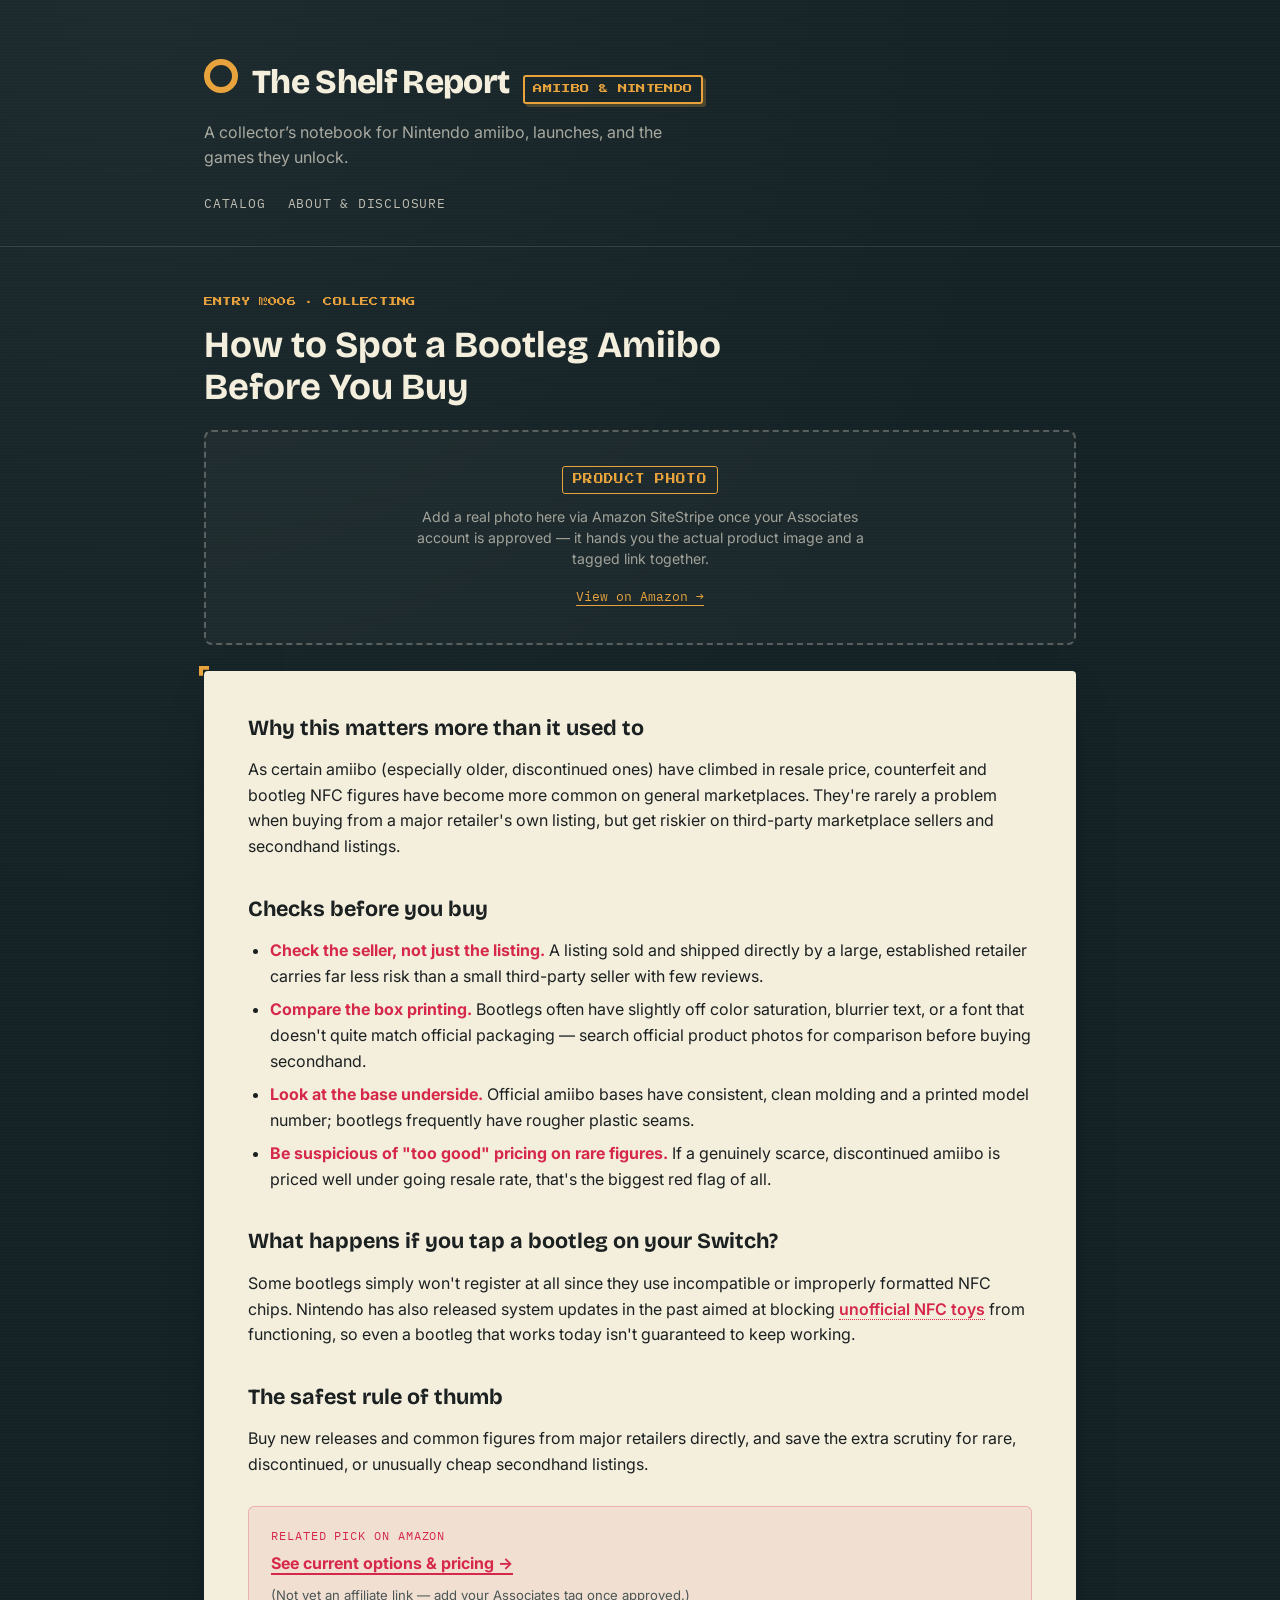
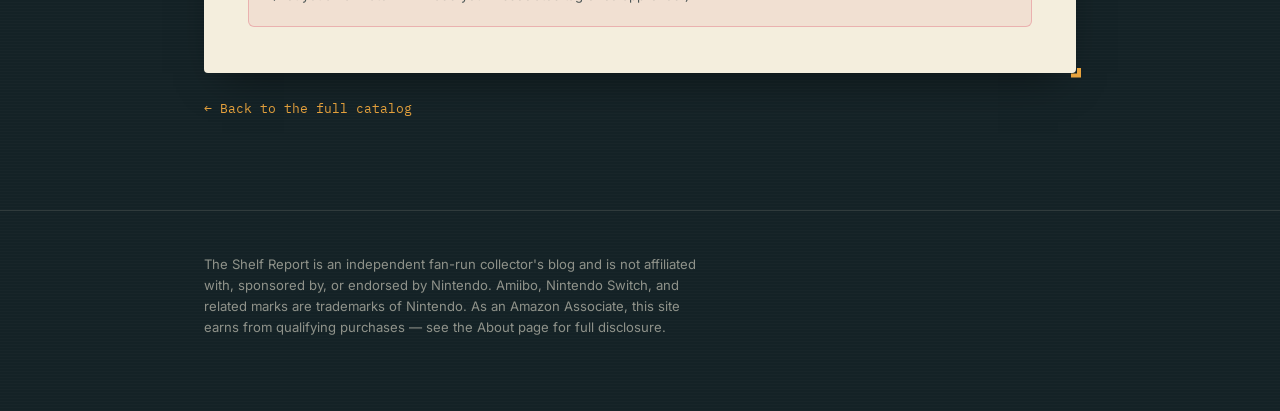
<file: posts/how-to-spot-a-bootleg-amiibo-before-you-buy.html>
<!DOCTYPE html>
<html lang="en">
<head>
<meta charset="UTF-8">
<meta name="viewport" content="width=device-width, initial-scale=1.0">
<title>How to Spot a Bootleg Amiibo Before You Buy — The Shelf Report</title>
<meta name="description" content="Fake amiibo have gotten good enough to fool casual buyers. These are the checks worth doing before you click purchase, especially on third-party marketplaces.">
<meta property="og:title" content="How to Spot a Bootleg Amiibo Before You Buy — The Shelf Report">
<meta property="og:description" content="Fake amiibo have gotten good enough to fool casual buyers. These are the checks worth doing before you click purchase, especially on third-party marketplaces.">
<meta property="og:type" content="website">

<meta name="twitter:card" content="summary_large_image">
<link rel="icon" href="../assets/images/favicon.svg" type="image/svg+xml">
<link rel="preconnect" href="https://fonts.googleapis.com">
<link rel="preconnect" href="https://fonts.gstatic.com" crossorigin>
<link href="https://fonts.googleapis.com/css2?family=Bricolage+Grotesque:wght@600;800&family=Press+Start+2P&family=Inter:wght@400;500;600&family=IBM+Plex+Mono:wght@400;500&display=swap" rel="stylesheet">
<link rel="stylesheet" href="../assets/style.css">
</head>
<body>
<header class="site-header">
  <div class="wrap">
    <div class="brand">
      <span class="ring"></span>
      <h1>The Shelf Report</h1>
      <span class="tag">amiibo &amp; nintendo</span>
    </div>
    <p class="tagline">A collector&rsquo;s notebook for Nintendo amiibo, launches, and the games they unlock.</p>
    <nav class="site-nav">
      <a href="../index.html">Catalog</a>
      <a href="../about.html">About &amp; Disclosure</a>
    </nav>
  </div>
</header>
<main class="post">
  <div class="wrap">
    <div class="post-meta">Entry &#8470;006 &middot; Collecting</div>
    <h1>How to Spot a Bootleg Amiibo Before You Buy</h1>
    <div class="photo-slot">
  <div class="photo-slot-inner">
    <span class="photo-slot-label">Product photo</span>
    <p>Add a real photo here via Amazon SiteStripe once your Associates account is approved &mdash; it hands you the actual product image and a tagged link together.</p>
    <a class="photo-slot-link" href="https://www.amazon.com/s?k=nintendo+amiibo" target="_blank" rel="noopener sponsored">View on Amazon &rarr;</a>
  </div>
</div>
    <div class="post-body pixel-corners">
      
<h2>Why this matters more than it used to</h2>
<p>As certain amiibo (especially older, discontinued ones) have climbed in resale price, counterfeit and bootleg NFC figures have become more common on general marketplaces. They're rarely a problem when buying from a major retailer's own listing, but get riskier on third-party marketplace sellers and secondhand listings.</p>
<h2>Checks before you buy</h2>
<ul>
<li><strong>Check the seller, not just the listing.</strong> A listing sold and shipped directly by a large, established retailer carries far less risk than a small third-party seller with few reviews.</li>
<li><strong>Compare the box printing.</strong> Bootlegs often have slightly off color saturation, blurrier text, or a font that doesn't quite match official packaging — search official product photos for comparison before buying secondhand.</li>
<li><strong>Look at the base underside.</strong> Official amiibo bases have consistent, clean molding and a printed model number; bootlegs frequently have rougher plastic seams.</li>
<li><strong>Be suspicious of "too good" pricing on rare figures.</strong> If a genuinely scarce, discontinued amiibo is priced well under going resale rate, that's the biggest red flag of all.</li>
</ul>
<h2>What happens if you tap a bootleg on your Switch?</h2>
<p>Some bootlegs simply won't register at all since they use incompatible or improperly formatted NFC chips. Nintendo has also released system updates in the past aimed at blocking <a class="inline-product-link" href="https://www.amazon.com/s?k=nintendo+amiibo+compatible+nfc+figures" target="_blank" rel="noopener sponsored">unofficial NFC toys</a> from functioning, so even a bootleg that works today isn't guaranteed to keep working.</p>
<h2>The safest rule of thumb</h2>
<p>Buy new releases and common figures from major retailers directly, and save the extra scrutiny for rare, discontinued, or unusually cheap secondhand listings.</p>

      
<div class="cta-box">
  <span class="cta-label">Related pick on Amazon</span>
  <a class="cta-link" href="https://www.amazon.com/s?k=nintendo+amiibo" target="_blank" rel="noopener sponsored">See current options &amp; pricing &rarr;</a>
  <p style="margin:8px 0 0;font-size:0.82rem;color:var(--ink-soft)">(Not yet an affiliate link &mdash; add your Associates tag once approved.)</p>
</div>
    </div>
    <a class="back-link" href="../index.html">&larr; Back to the full catalog</a>
  </div>
</main>
<footer class="site-footer">
  <div class="wrap">
    <p>The Shelf Report is an independent fan-run collector's blog and is not affiliated with, sponsored by, or endorsed by Nintendo. Amiibo, Nintendo Switch, and related marks are trademarks of Nintendo. As an Amazon Associate, this site earns from qualifying purchases &mdash; see the About page for full disclosure.</p>
  </div>
</footer>
</body>
</html>
</file>
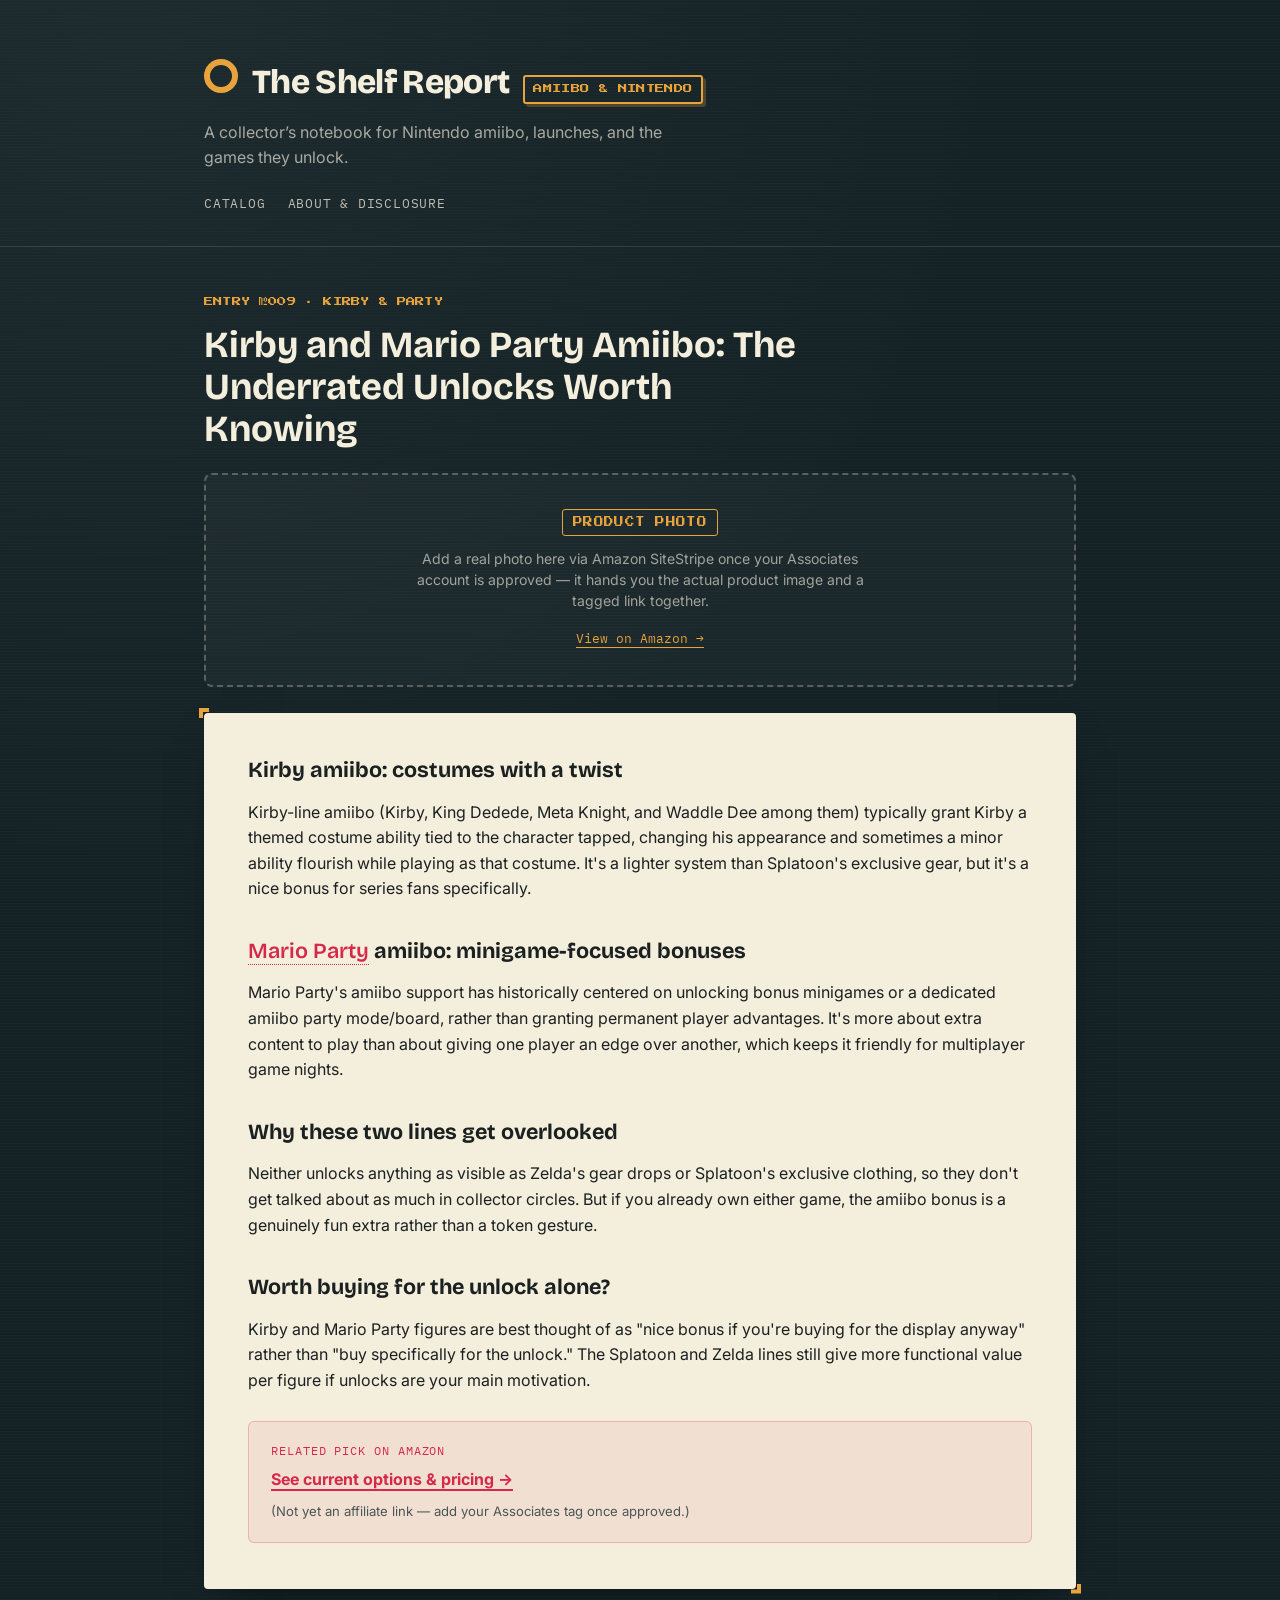
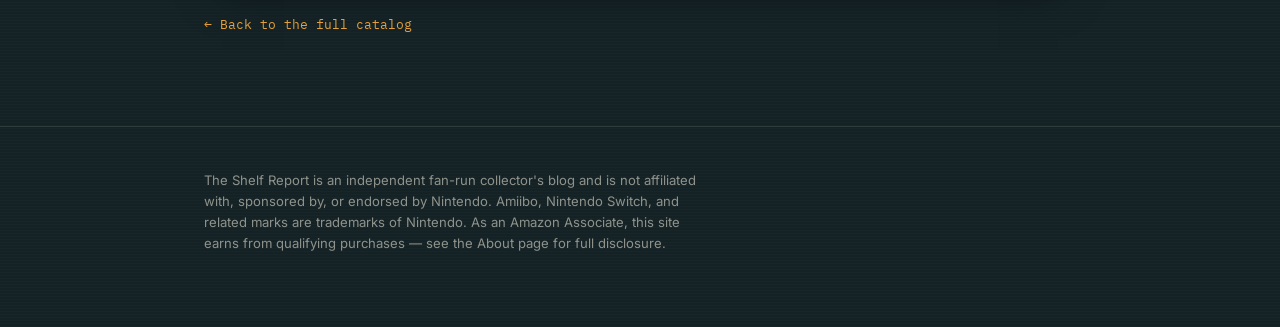
<file: posts/kirby-and-mario-party-amiibo-the-underrated-unlocks-worth-knowing.html>
<!DOCTYPE html>
<html lang="en">
<head>
<meta charset="UTF-8">
<meta name="viewport" content="width=device-width, initial-scale=1.0">
<title>Kirby and Mario Party Amiibo: The Underrated Unlocks Worth Knowing — The Shelf Report</title>
<meta name="description" content="These two lines get less attention than Zelda or Splatoon, but the unlocks are worth knowing before you decide they&#x27;re &#x27;just decorative.&#x27;">
<meta property="og:title" content="Kirby and Mario Party Amiibo: The Underrated Unlocks Worth Knowing — The Shelf Report">
<meta property="og:description" content="These two lines get less attention than Zelda or Splatoon, but the unlocks are worth knowing before you decide they&#x27;re &#x27;just decorative.&#x27;">
<meta property="og:type" content="website">

<meta name="twitter:card" content="summary_large_image">
<link rel="icon" href="../assets/images/favicon.svg" type="image/svg+xml">
<link rel="preconnect" href="https://fonts.googleapis.com">
<link rel="preconnect" href="https://fonts.gstatic.com" crossorigin>
<link href="https://fonts.googleapis.com/css2?family=Bricolage+Grotesque:wght@600;800&family=Press+Start+2P&family=Inter:wght@400;500;600&family=IBM+Plex+Mono:wght@400;500&display=swap" rel="stylesheet">
<link rel="stylesheet" href="../assets/style.css">
</head>
<body>
<header class="site-header">
  <div class="wrap">
    <div class="brand">
      <span class="ring"></span>
      <h1>The Shelf Report</h1>
      <span class="tag">amiibo &amp; nintendo</span>
    </div>
    <p class="tagline">A collector&rsquo;s notebook for Nintendo amiibo, launches, and the games they unlock.</p>
    <nav class="site-nav">
      <a href="../index.html">Catalog</a>
      <a href="../about.html">About &amp; Disclosure</a>
    </nav>
  </div>
</header>
<main class="post">
  <div class="wrap">
    <div class="post-meta">Entry &#8470;009 &middot; Kirby &amp; Party</div>
    <h1>Kirby and Mario Party Amiibo: The Underrated Unlocks Worth Knowing</h1>
    <div class="photo-slot">
  <div class="photo-slot-inner">
    <span class="photo-slot-label">Product photo</span>
    <p>Add a real photo here via Amazon SiteStripe once your Associates account is approved &mdash; it hands you the actual product image and a tagged link together.</p>
    <a class="photo-slot-link" href="https://www.amazon.com/s?k=kirby+amiibo" target="_blank" rel="noopener sponsored">View on Amazon &rarr;</a>
  </div>
</div>
    <div class="post-body pixel-corners">
      
<h2>Kirby amiibo: costumes with a twist</h2>
<p>Kirby-line amiibo (Kirby, King Dedede, Meta Knight, and Waddle Dee among them) typically grant Kirby a themed costume ability tied to the character tapped, changing his appearance and sometimes a minor ability flourish while playing as that costume. It's a lighter system than Splatoon's exclusive gear, but it's a nice bonus for series fans specifically.</p>
<h2><a class="inline-product-link" href="https://www.amazon.com/s?k=mario+party+nintendo+switch" target="_blank" rel="noopener sponsored">Mario Party</a> amiibo: minigame-focused bonuses</h2>
<p>Mario Party's amiibo support has historically centered on unlocking bonus minigames or a dedicated amiibo party mode/board, rather than granting permanent player advantages. It's more about extra content to play than about giving one player an edge over another, which keeps it friendly for multiplayer game nights.</p>
<h2>Why these two lines get overlooked</h2>
<p>Neither unlocks anything as visible as Zelda's gear drops or Splatoon's exclusive clothing, so they don't get talked about as much in collector circles. But if you already own either game, the amiibo bonus is a genuinely fun extra rather than a token gesture.</p>
<h2>Worth buying for the unlock alone?</h2>
<p>Kirby and Mario Party figures are best thought of as "nice bonus if you're buying for the display anyway" rather than "buy specifically for the unlock." The Splatoon and Zelda lines still give more functional value per figure if unlocks are your main motivation.</p>

      
<div class="cta-box">
  <span class="cta-label">Related pick on Amazon</span>
  <a class="cta-link" href="https://www.amazon.com/s?k=kirby+amiibo" target="_blank" rel="noopener sponsored">See current options &amp; pricing &rarr;</a>
  <p style="margin:8px 0 0;font-size:0.82rem;color:var(--ink-soft)">(Not yet an affiliate link &mdash; add your Associates tag once approved.)</p>
</div>
    </div>
    <a class="back-link" href="../index.html">&larr; Back to the full catalog</a>
  </div>
</main>
<footer class="site-footer">
  <div class="wrap">
    <p>The Shelf Report is an independent fan-run collector's blog and is not affiliated with, sponsored by, or endorsed by Nintendo. Amiibo, Nintendo Switch, and related marks are trademarks of Nintendo. As an Amazon Associate, this site earns from qualifying purchases &mdash; see the About page for full disclosure.</p>
  </div>
</footer>
</body>
</html>
</file>
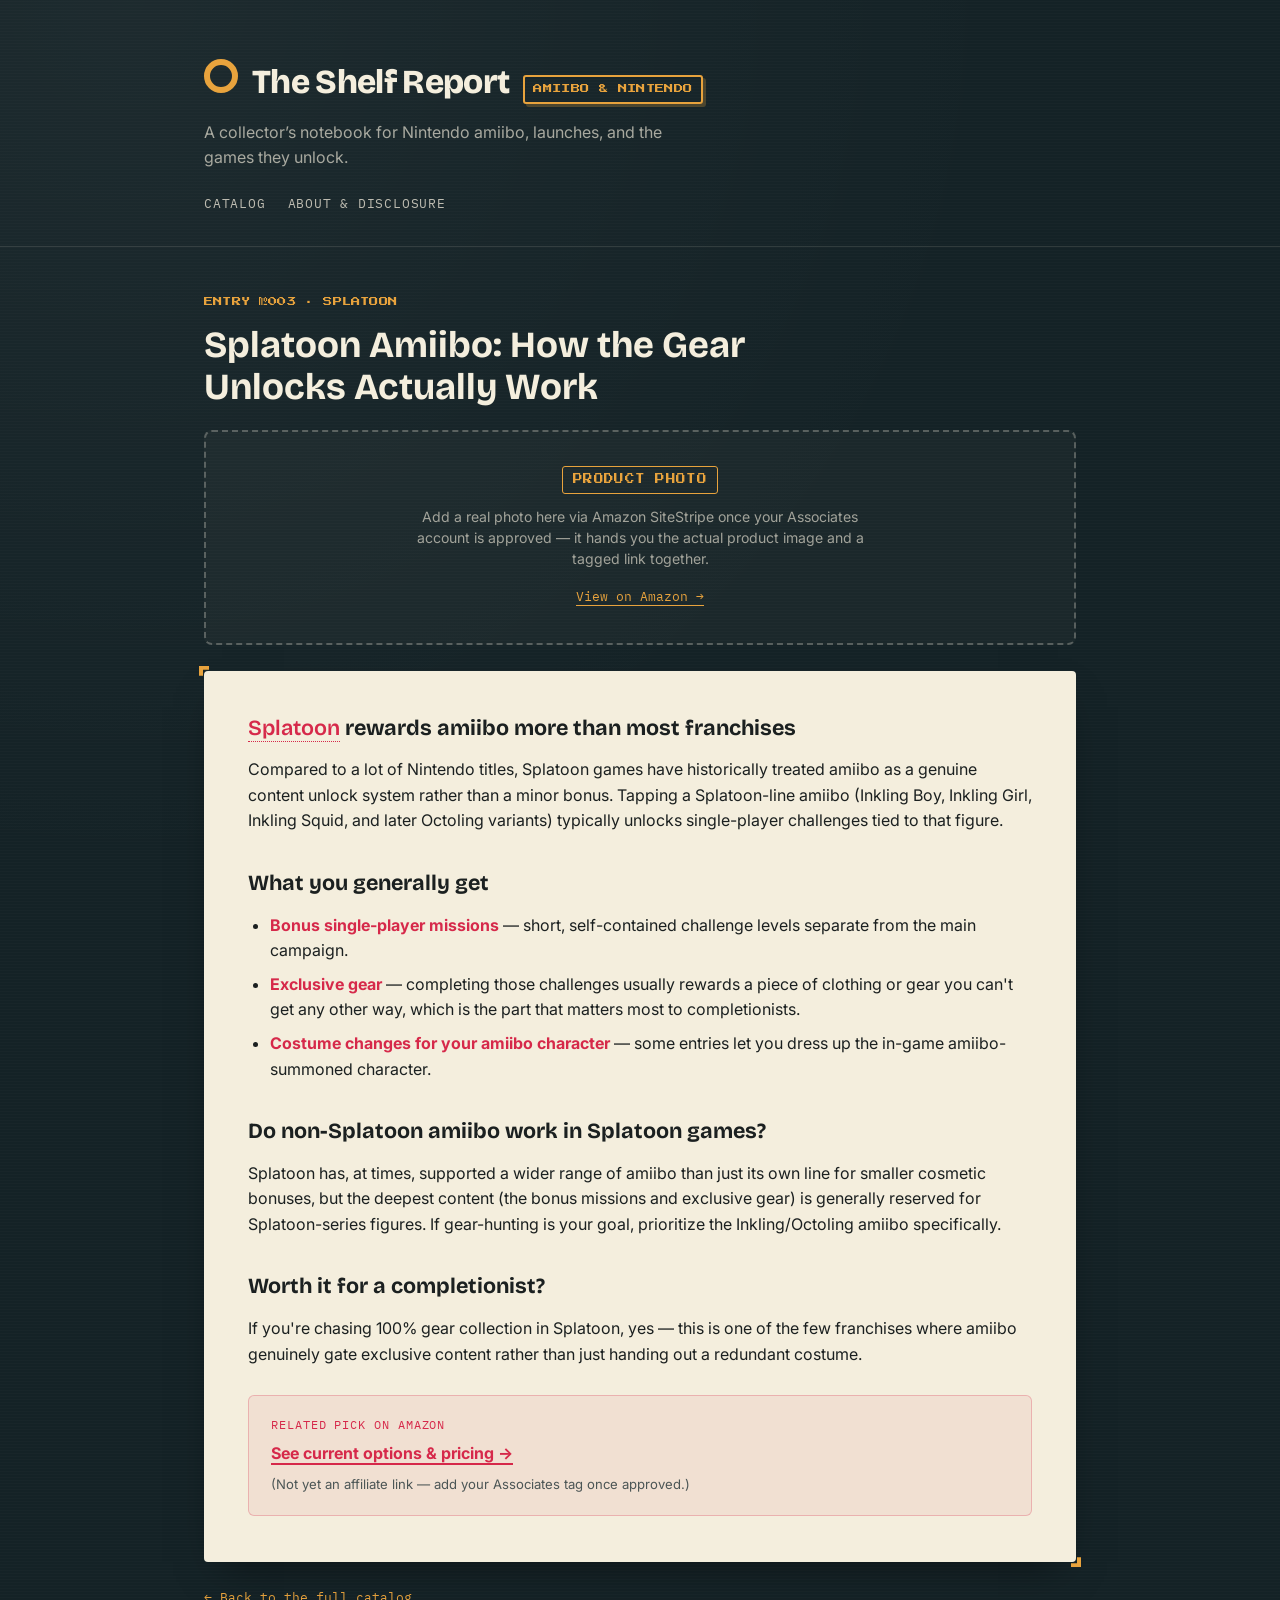
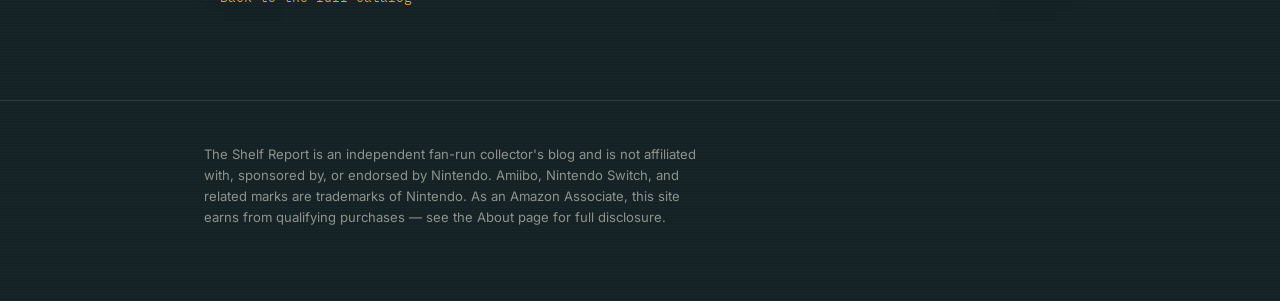
<file: posts/splatoon-amiibo-how-the-gear-unlocks-actually-work.html>
<!DOCTYPE html>
<html lang="en">
<head>
<meta charset="UTF-8">
<meta name="viewport" content="width=device-width, initial-scale=1.0">
<title>Splatoon Amiibo: How the Gear Unlocks Actually Work — The Shelf Report</title>
<meta name="description" content="Splatoon has one of the more generous amiibo systems in Nintendo&#x27;s library. Here&#x27;s what each tap actually gives you, in plain terms.">
<meta property="og:title" content="Splatoon Amiibo: How the Gear Unlocks Actually Work — The Shelf Report">
<meta property="og:description" content="Splatoon has one of the more generous amiibo systems in Nintendo&#x27;s library. Here&#x27;s what each tap actually gives you, in plain terms.">
<meta property="og:type" content="website">

<meta name="twitter:card" content="summary_large_image">
<link rel="icon" href="../assets/images/favicon.svg" type="image/svg+xml">
<link rel="preconnect" href="https://fonts.googleapis.com">
<link rel="preconnect" href="https://fonts.gstatic.com" crossorigin>
<link href="https://fonts.googleapis.com/css2?family=Bricolage+Grotesque:wght@600;800&family=Press+Start+2P&family=Inter:wght@400;500;600&family=IBM+Plex+Mono:wght@400;500&display=swap" rel="stylesheet">
<link rel="stylesheet" href="../assets/style.css">
</head>
<body>
<header class="site-header">
  <div class="wrap">
    <div class="brand">
      <span class="ring"></span>
      <h1>The Shelf Report</h1>
      <span class="tag">amiibo &amp; nintendo</span>
    </div>
    <p class="tagline">A collector&rsquo;s notebook for Nintendo amiibo, launches, and the games they unlock.</p>
    <nav class="site-nav">
      <a href="../index.html">Catalog</a>
      <a href="../about.html">About &amp; Disclosure</a>
    </nav>
  </div>
</header>
<main class="post">
  <div class="wrap">
    <div class="post-meta">Entry &#8470;003 &middot; Splatoon</div>
    <h1>Splatoon Amiibo: How the Gear Unlocks Actually Work</h1>
    <div class="photo-slot">
  <div class="photo-slot-inner">
    <span class="photo-slot-label">Product photo</span>
    <p>Add a real photo here via Amazon SiteStripe once your Associates account is approved &mdash; it hands you the actual product image and a tagged link together.</p>
    <a class="photo-slot-link" href="https://www.amazon.com/s?k=splatoon+amiibo" target="_blank" rel="noopener sponsored">View on Amazon &rarr;</a>
  </div>
</div>
    <div class="post-body pixel-corners">
      
<h2><a class="inline-product-link" href="https://www.amazon.com/s?k=splatoon+3+nintendo+switch" target="_blank" rel="noopener sponsored">Splatoon</a> rewards amiibo more than most franchises</h2>
<p>Compared to a lot of Nintendo titles, Splatoon games have historically treated amiibo as a genuine content unlock system rather than a minor bonus. Tapping a Splatoon-line amiibo (Inkling Boy, Inkling Girl, Inkling Squid, and later Octoling variants) typically unlocks single-player challenges tied to that figure.</p>
<h2>What you generally get</h2>
<ul>
<li><strong>Bonus single-player missions</strong> — short, self-contained challenge levels separate from the main campaign.</li>
<li><strong>Exclusive gear</strong> — completing those challenges usually rewards a piece of clothing or gear you can't get any other way, which is the part that matters most to completionists.</li>
<li><strong>Costume changes for your amiibo character</strong> — some entries let you dress up the in-game amiibo-summoned character.</li>
</ul>
<h2>Do non-Splatoon amiibo work in Splatoon games?</h2>
<p>Splatoon has, at times, supported a wider range of amiibo than just its own line for smaller cosmetic bonuses, but the deepest content (the bonus missions and exclusive gear) is generally reserved for Splatoon-series figures. If gear-hunting is your goal, prioritize the Inkling/Octoling amiibo specifically.</p>
<h2>Worth it for a completionist?</h2>
<p>If you're chasing 100% gear collection in Splatoon, yes — this is one of the few franchises where amiibo genuinely gate exclusive content rather than just handing out a redundant costume.</p>

      
<div class="cta-box">
  <span class="cta-label">Related pick on Amazon</span>
  <a class="cta-link" href="https://www.amazon.com/s?k=splatoon+amiibo" target="_blank" rel="noopener sponsored">See current options &amp; pricing &rarr;</a>
  <p style="margin:8px 0 0;font-size:0.82rem;color:var(--ink-soft)">(Not yet an affiliate link &mdash; add your Associates tag once approved.)</p>
</div>
    </div>
    <a class="back-link" href="../index.html">&larr; Back to the full catalog</a>
  </div>
</main>
<footer class="site-footer">
  <div class="wrap">
    <p>The Shelf Report is an independent fan-run collector's blog and is not affiliated with, sponsored by, or endorsed by Nintendo. Amiibo, Nintendo Switch, and related marks are trademarks of Nintendo. As an Amazon Associate, this site earns from qualifying purchases &mdash; see the About page for full disclosure.</p>
  </div>
</footer>
</body>
</html>
</file>
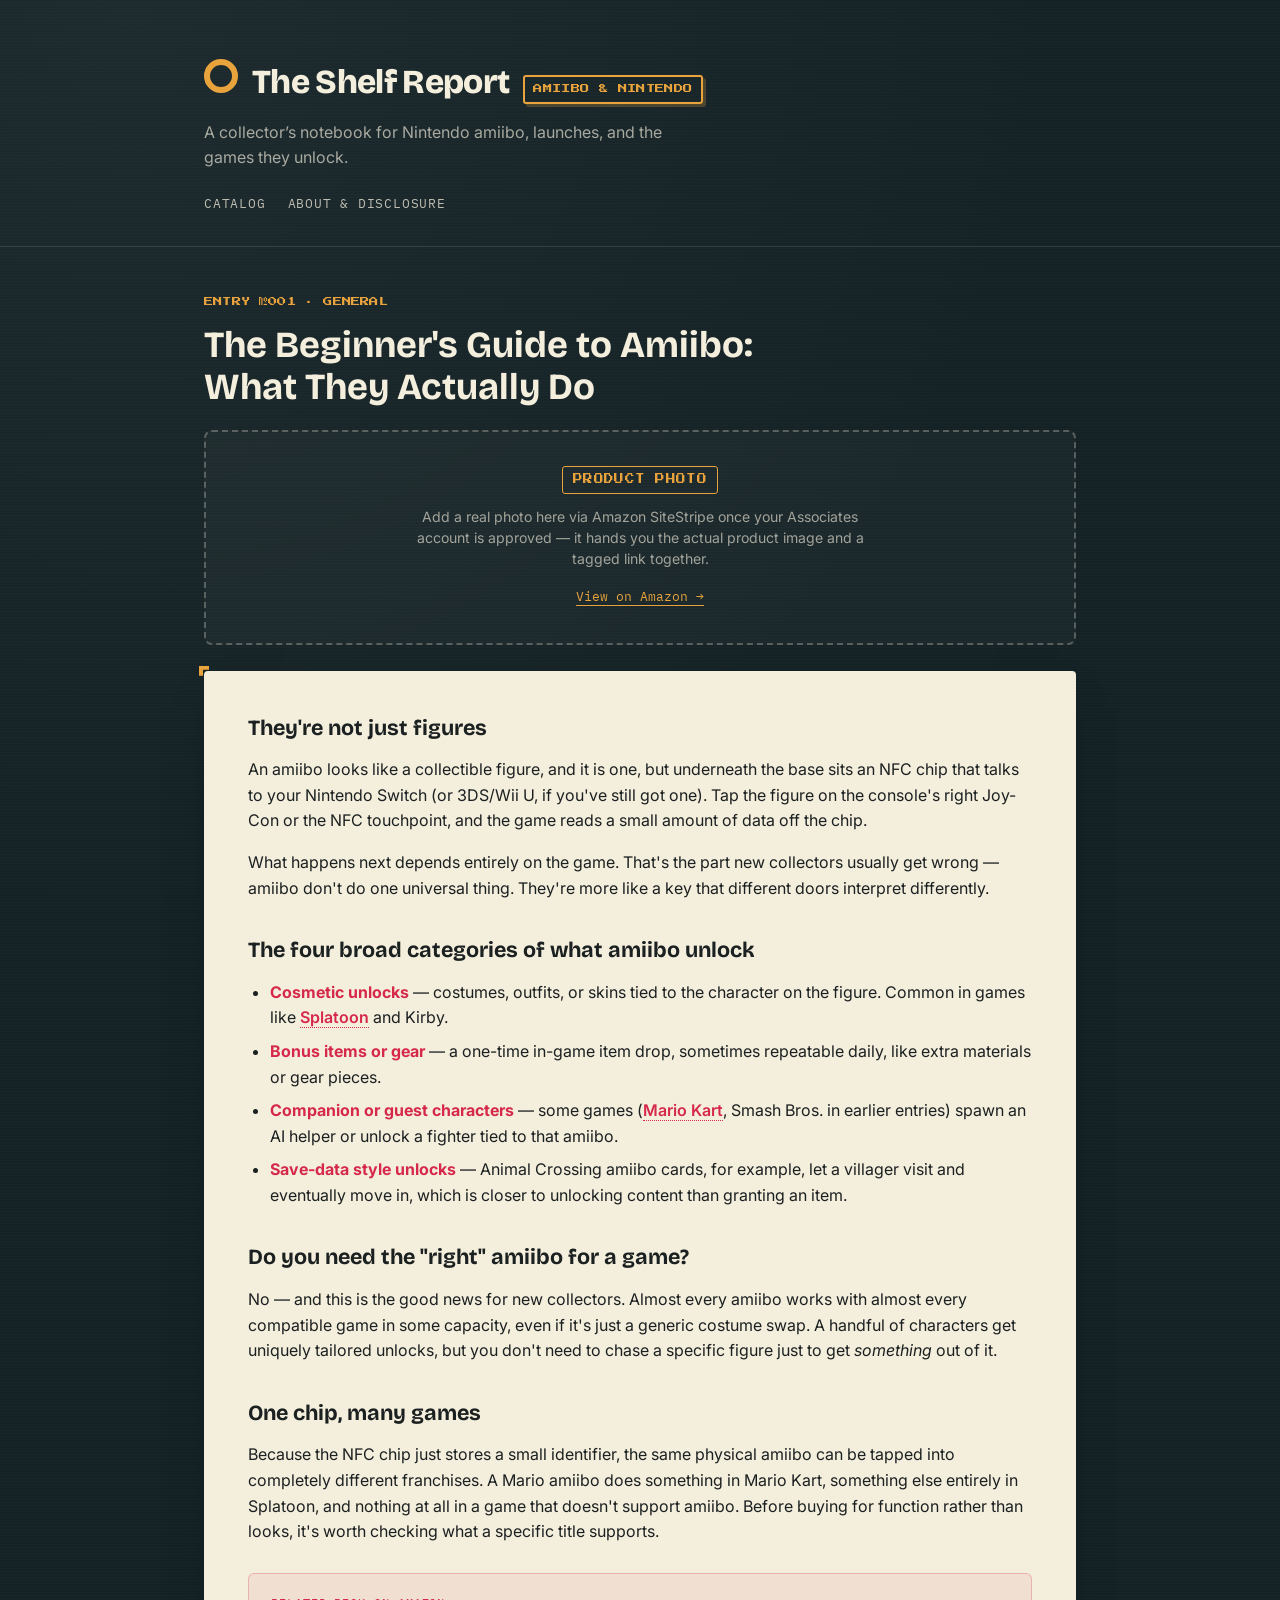
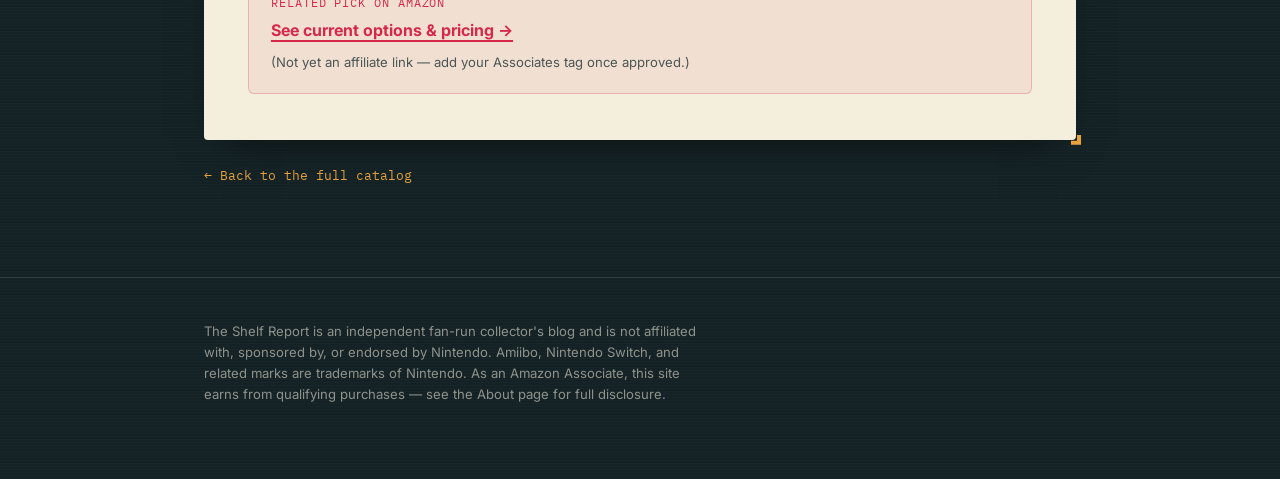
<file: posts/the-beginner-s-guide-to-amiibo-what-they-actually-do.html>
<!DOCTYPE html>
<html lang="en">
<head>
<meta charset="UTF-8">
<meta name="viewport" content="width=device-width, initial-scale=1.0">
<title>The Beginner&#x27;s Guide to Amiibo: What They Actually Do — The Shelf Report</title>
<meta name="description" content="You&#x27;ve seen the figures on the shelf at the game store. Here&#x27;s what tapping one onto your Switch actually unlocks — and what it doesn&#x27;t.">
<meta property="og:title" content="The Beginner&#x27;s Guide to Amiibo: What They Actually Do — The Shelf Report">
<meta property="og:description" content="You&#x27;ve seen the figures on the shelf at the game store. Here&#x27;s what tapping one onto your Switch actually unlocks — and what it doesn&#x27;t.">
<meta property="og:type" content="website">

<meta name="twitter:card" content="summary_large_image">
<link rel="icon" href="../assets/images/favicon.svg" type="image/svg+xml">
<link rel="preconnect" href="https://fonts.googleapis.com">
<link rel="preconnect" href="https://fonts.gstatic.com" crossorigin>
<link href="https://fonts.googleapis.com/css2?family=Bricolage+Grotesque:wght@600;800&family=Press+Start+2P&family=Inter:wght@400;500;600&family=IBM+Plex+Mono:wght@400;500&display=swap" rel="stylesheet">
<link rel="stylesheet" href="../assets/style.css">
</head>
<body>
<header class="site-header">
  <div class="wrap">
    <div class="brand">
      <span class="ring"></span>
      <h1>The Shelf Report</h1>
      <span class="tag">amiibo &amp; nintendo</span>
    </div>
    <p class="tagline">A collector&rsquo;s notebook for Nintendo amiibo, launches, and the games they unlock.</p>
    <nav class="site-nav">
      <a href="../index.html">Catalog</a>
      <a href="../about.html">About &amp; Disclosure</a>
    </nav>
  </div>
</header>
<main class="post">
  <div class="wrap">
    <div class="post-meta">Entry &#8470;001 &middot; General</div>
    <h1>The Beginner&#x27;s Guide to Amiibo: What They Actually Do</h1>
    <div class="photo-slot">
  <div class="photo-slot-inner">
    <span class="photo-slot-label">Product photo</span>
    <p>Add a real photo here via Amazon SiteStripe once your Associates account is approved &mdash; it hands you the actual product image and a tagged link together.</p>
    <a class="photo-slot-link" href="https://www.amazon.com/s?k=amiibo+figures" target="_blank" rel="noopener sponsored">View on Amazon &rarr;</a>
  </div>
</div>
    <div class="post-body pixel-corners">
      
<h2>They're not just figures</h2>
<p>An amiibo looks like a collectible figure, and it is one, but underneath the base sits an NFC chip that talks to your Nintendo Switch (or 3DS/Wii U, if you've still got one). Tap the figure on the console's right Joy-Con or the NFC touchpoint, and the game reads a small amount of data off the chip.</p>
<p>What happens next depends entirely on the game. That's the part new collectors usually get wrong — amiibo don't do one universal thing. They're more like a key that different doors interpret differently.</p>
<h2>The four broad categories of what amiibo unlock</h2>
<ul>
<li><strong>Cosmetic unlocks</strong> — costumes, outfits, or skins tied to the character on the figure. Common in games like <a class="inline-product-link" href="https://www.amazon.com/s?k=splatoon+3+nintendo+switch" target="_blank" rel="noopener sponsored">Splatoon</a> and Kirby.</li>
<li><strong>Bonus items or gear</strong> — a one-time in-game item drop, sometimes repeatable daily, like extra materials or gear pieces.</li>
<li><strong>Companion or guest characters</strong> — some games (<a class="inline-product-link" href="https://www.amazon.com/s?k=mario+kart+nintendo+switch" target="_blank" rel="noopener sponsored">Mario Kart</a>, Smash Bros. in earlier entries) spawn an AI helper or unlock a fighter tied to that amiibo.</li>
<li><strong>Save-data style unlocks</strong> — Animal Crossing amiibo cards, for example, let a villager visit and eventually move in, which is closer to unlocking content than granting an item.</li>
</ul>
<h2>Do you need the "right" amiibo for a game?</h2>
<p>No — and this is the good news for new collectors. Almost every amiibo works with almost every compatible game in some capacity, even if it's just a generic costume swap. A handful of characters get uniquely tailored unlocks, but you don't need to chase a specific figure just to get <em>something</em> out of it.</p>
<h2>One chip, many games</h2>
<p>Because the NFC chip just stores a small identifier, the same physical amiibo can be tapped into completely different franchises. A Mario amiibo does something in Mario Kart, something else entirely in Splatoon, and nothing at all in a game that doesn't support amiibo. Before buying for function rather than looks, it's worth checking what a specific title supports.</p>

      
<div class="cta-box">
  <span class="cta-label">Related pick on Amazon</span>
  <a class="cta-link" href="https://www.amazon.com/s?k=amiibo+figures" target="_blank" rel="noopener sponsored">See current options &amp; pricing &rarr;</a>
  <p style="margin:8px 0 0;font-size:0.82rem;color:var(--ink-soft)">(Not yet an affiliate link &mdash; add your Associates tag once approved.)</p>
</div>
    </div>
    <a class="back-link" href="../index.html">&larr; Back to the full catalog</a>
  </div>
</main>
<footer class="site-footer">
  <div class="wrap">
    <p>The Shelf Report is an independent fan-run collector's blog and is not affiliated with, sponsored by, or endorsed by Nintendo. Amiibo, Nintendo Switch, and related marks are trademarks of Nintendo. As an Amazon Associate, this site earns from qualifying purchases &mdash; see the About page for full disclosure.</p>
  </div>
</footer>
</body>
</html>
</file>
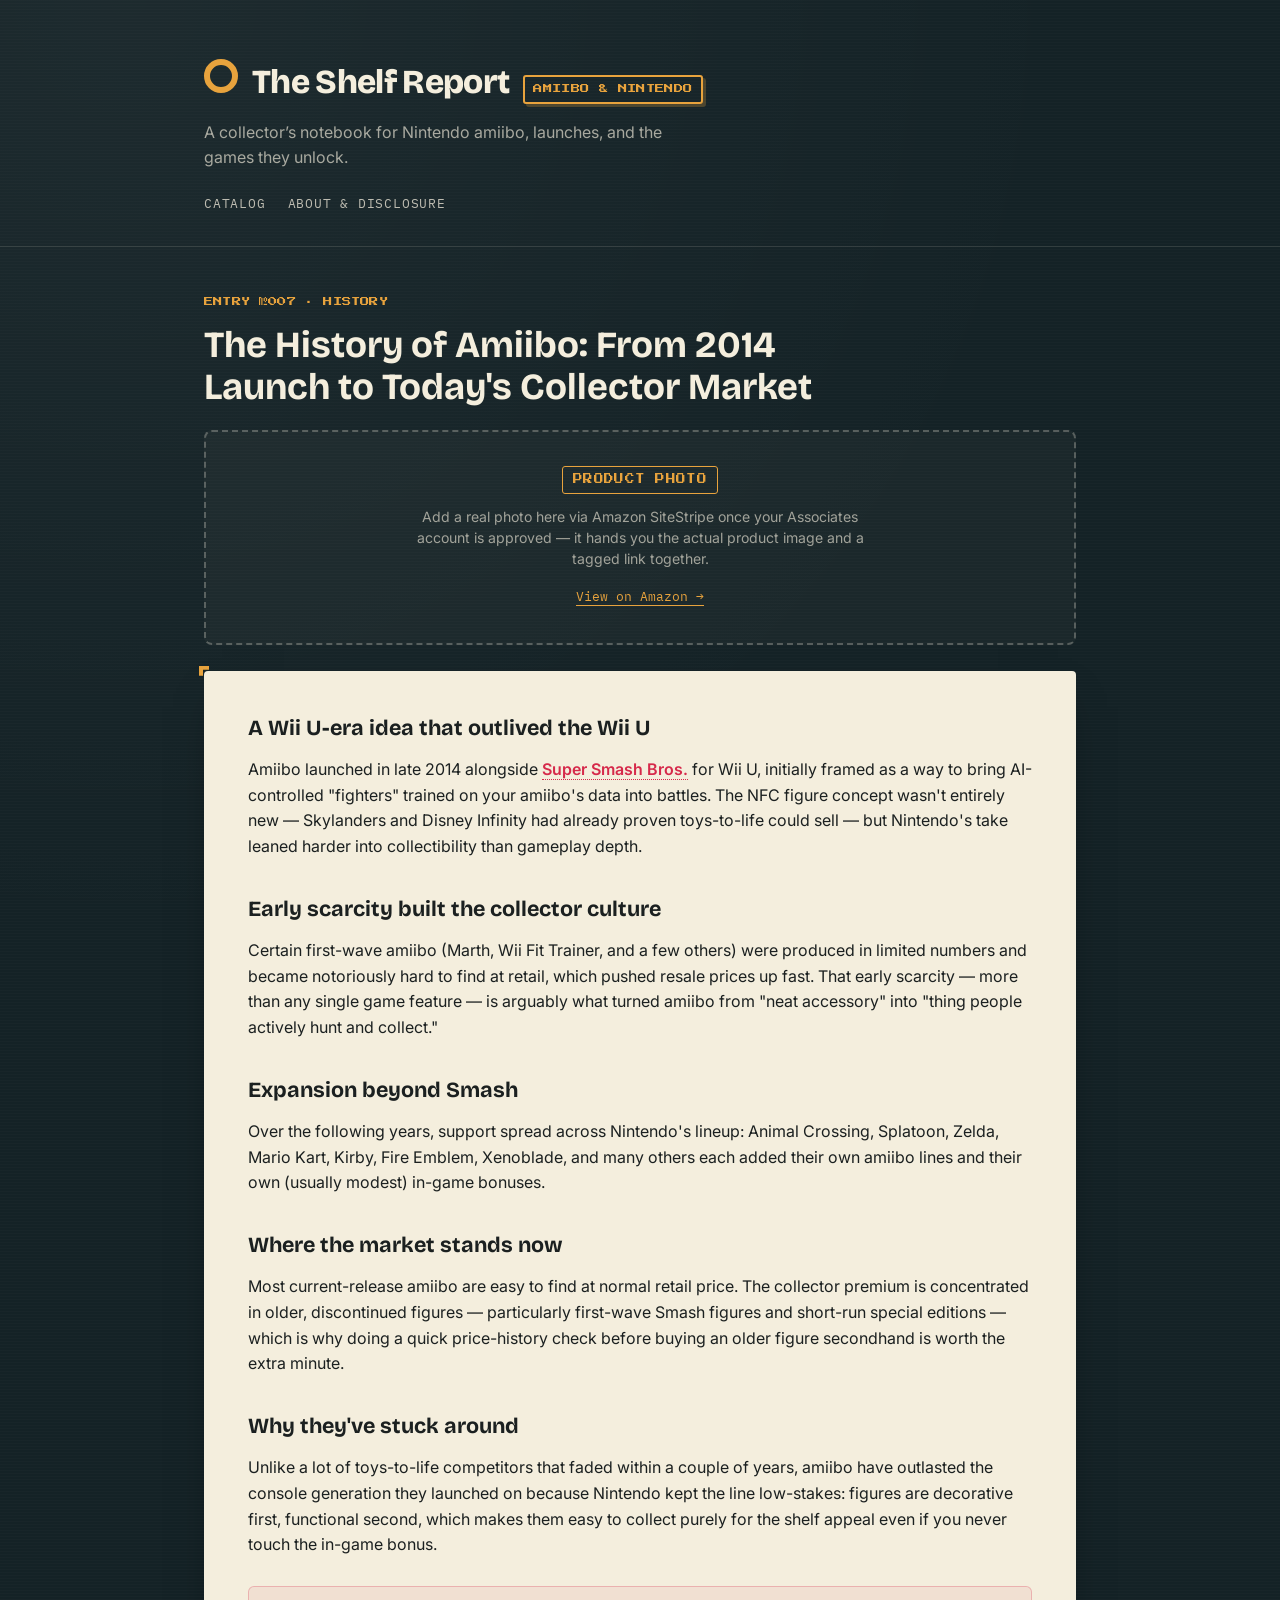
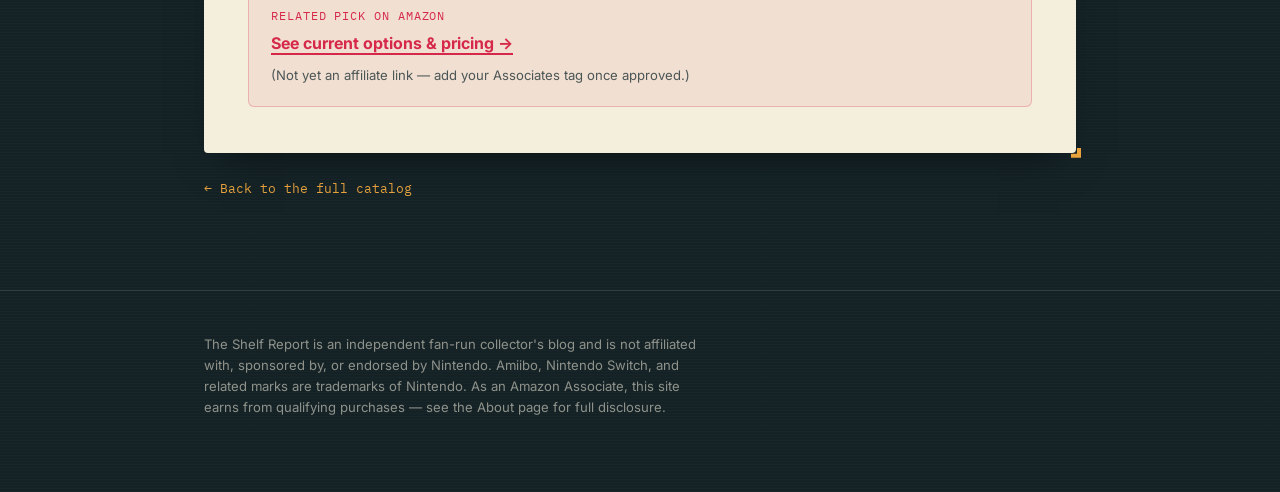
<file: posts/the-history-of-amiibo-from-2014-launch-to-today-s-collector-market.html>
<!DOCTYPE html>
<html lang="en">
<head>
<meta charset="UTF-8">
<meta name="viewport" content="width=device-width, initial-scale=1.0">
<title>The History of Amiibo: From 2014 Launch to Today&#x27;s Collector Market — The Shelf Report</title>
<meta name="description" content="Amiibo started as a Wii U side accessory and became one of gaming&#x27;s biggest collectible categories. Here&#x27;s how that happened.">
<meta property="og:title" content="The History of Amiibo: From 2014 Launch to Today&#x27;s Collector Market — The Shelf Report">
<meta property="og:description" content="Amiibo started as a Wii U side accessory and became one of gaming&#x27;s biggest collectible categories. Here&#x27;s how that happened.">
<meta property="og:type" content="website">

<meta name="twitter:card" content="summary_large_image">
<link rel="icon" href="../assets/images/favicon.svg" type="image/svg+xml">
<link rel="preconnect" href="https://fonts.googleapis.com">
<link rel="preconnect" href="https://fonts.gstatic.com" crossorigin>
<link href="https://fonts.googleapis.com/css2?family=Bricolage+Grotesque:wght@600;800&family=Press+Start+2P&family=Inter:wght@400;500;600&family=IBM+Plex+Mono:wght@400;500&display=swap" rel="stylesheet">
<link rel="stylesheet" href="../assets/style.css">
</head>
<body>
<header class="site-header">
  <div class="wrap">
    <div class="brand">
      <span class="ring"></span>
      <h1>The Shelf Report</h1>
      <span class="tag">amiibo &amp; nintendo</span>
    </div>
    <p class="tagline">A collector&rsquo;s notebook for Nintendo amiibo, launches, and the games they unlock.</p>
    <nav class="site-nav">
      <a href="../index.html">Catalog</a>
      <a href="../about.html">About &amp; Disclosure</a>
    </nav>
  </div>
</header>
<main class="post">
  <div class="wrap">
    <div class="post-meta">Entry &#8470;007 &middot; History</div>
    <h1>The History of Amiibo: From 2014 Launch to Today&#x27;s Collector Market</h1>
    <div class="photo-slot">
  <div class="photo-slot-inner">
    <span class="photo-slot-label">Product photo</span>
    <p>Add a real photo here via Amazon SiteStripe once your Associates account is approved &mdash; it hands you the actual product image and a tagged link together.</p>
    <a class="photo-slot-link" href="https://www.amazon.com/s?k=amiibo+figures" target="_blank" rel="noopener sponsored">View on Amazon &rarr;</a>
  </div>
</div>
    <div class="post-body pixel-corners">
      
<h2>A Wii U-era idea that outlived the Wii U</h2>
<p>Amiibo launched in late 2014 alongside <a class="inline-product-link" href="https://www.amazon.com/s?k=super+smash+bros+amiibo" target="_blank" rel="noopener sponsored">Super Smash Bros.</a> for Wii U, initially framed as a way to bring AI-controlled "fighters" trained on your amiibo's data into battles. The NFC figure concept wasn't entirely new — Skylanders and Disney Infinity had already proven toys-to-life could sell — but Nintendo's take leaned harder into collectibility than gameplay depth.</p>
<h2>Early scarcity built the collector culture</h2>
<p>Certain first-wave amiibo (Marth, Wii Fit Trainer, and a few others) were produced in limited numbers and became notoriously hard to find at retail, which pushed resale prices up fast. That early scarcity — more than any single game feature — is arguably what turned amiibo from "neat accessory" into "thing people actively hunt and collect."</p>
<h2>Expansion beyond Smash</h2>
<p>Over the following years, support spread across Nintendo's lineup: Animal Crossing, Splatoon, Zelda, Mario Kart, Kirby, Fire Emblem, Xenoblade, and many others each added their own amiibo lines and their own (usually modest) in-game bonuses.</p>
<h2>Where the market stands now</h2>
<p>Most current-release amiibo are easy to find at normal retail price. The collector premium is concentrated in older, discontinued figures — particularly first-wave Smash figures and short-run special editions — which is why doing a quick price-history check before buying an older figure secondhand is worth the extra minute.</p>
<h2>Why they've stuck around</h2>
<p>Unlike a lot of toys-to-life competitors that faded within a couple of years, amiibo have outlasted the console generation they launched on because Nintendo kept the line low-stakes: figures are decorative first, functional second, which makes them easy to collect purely for the shelf appeal even if you never touch the in-game bonus.</p>

      
<div class="cta-box">
  <span class="cta-label">Related pick on Amazon</span>
  <a class="cta-link" href="https://www.amazon.com/s?k=amiibo+figures" target="_blank" rel="noopener sponsored">See current options &amp; pricing &rarr;</a>
  <p style="margin:8px 0 0;font-size:0.82rem;color:var(--ink-soft)">(Not yet an affiliate link &mdash; add your Associates tag once approved.)</p>
</div>
    </div>
    <a class="back-link" href="../index.html">&larr; Back to the full catalog</a>
  </div>
</main>
<footer class="site-footer">
  <div class="wrap">
    <p>The Shelf Report is an independent fan-run collector's blog and is not affiliated with, sponsored by, or endorsed by Nintendo. Amiibo, Nintendo Switch, and related marks are trademarks of Nintendo. As an Amazon Associate, this site earns from qualifying purchases &mdash; see the About page for full disclosure.</p>
  </div>
</footer>
</body>
</html>
</file>
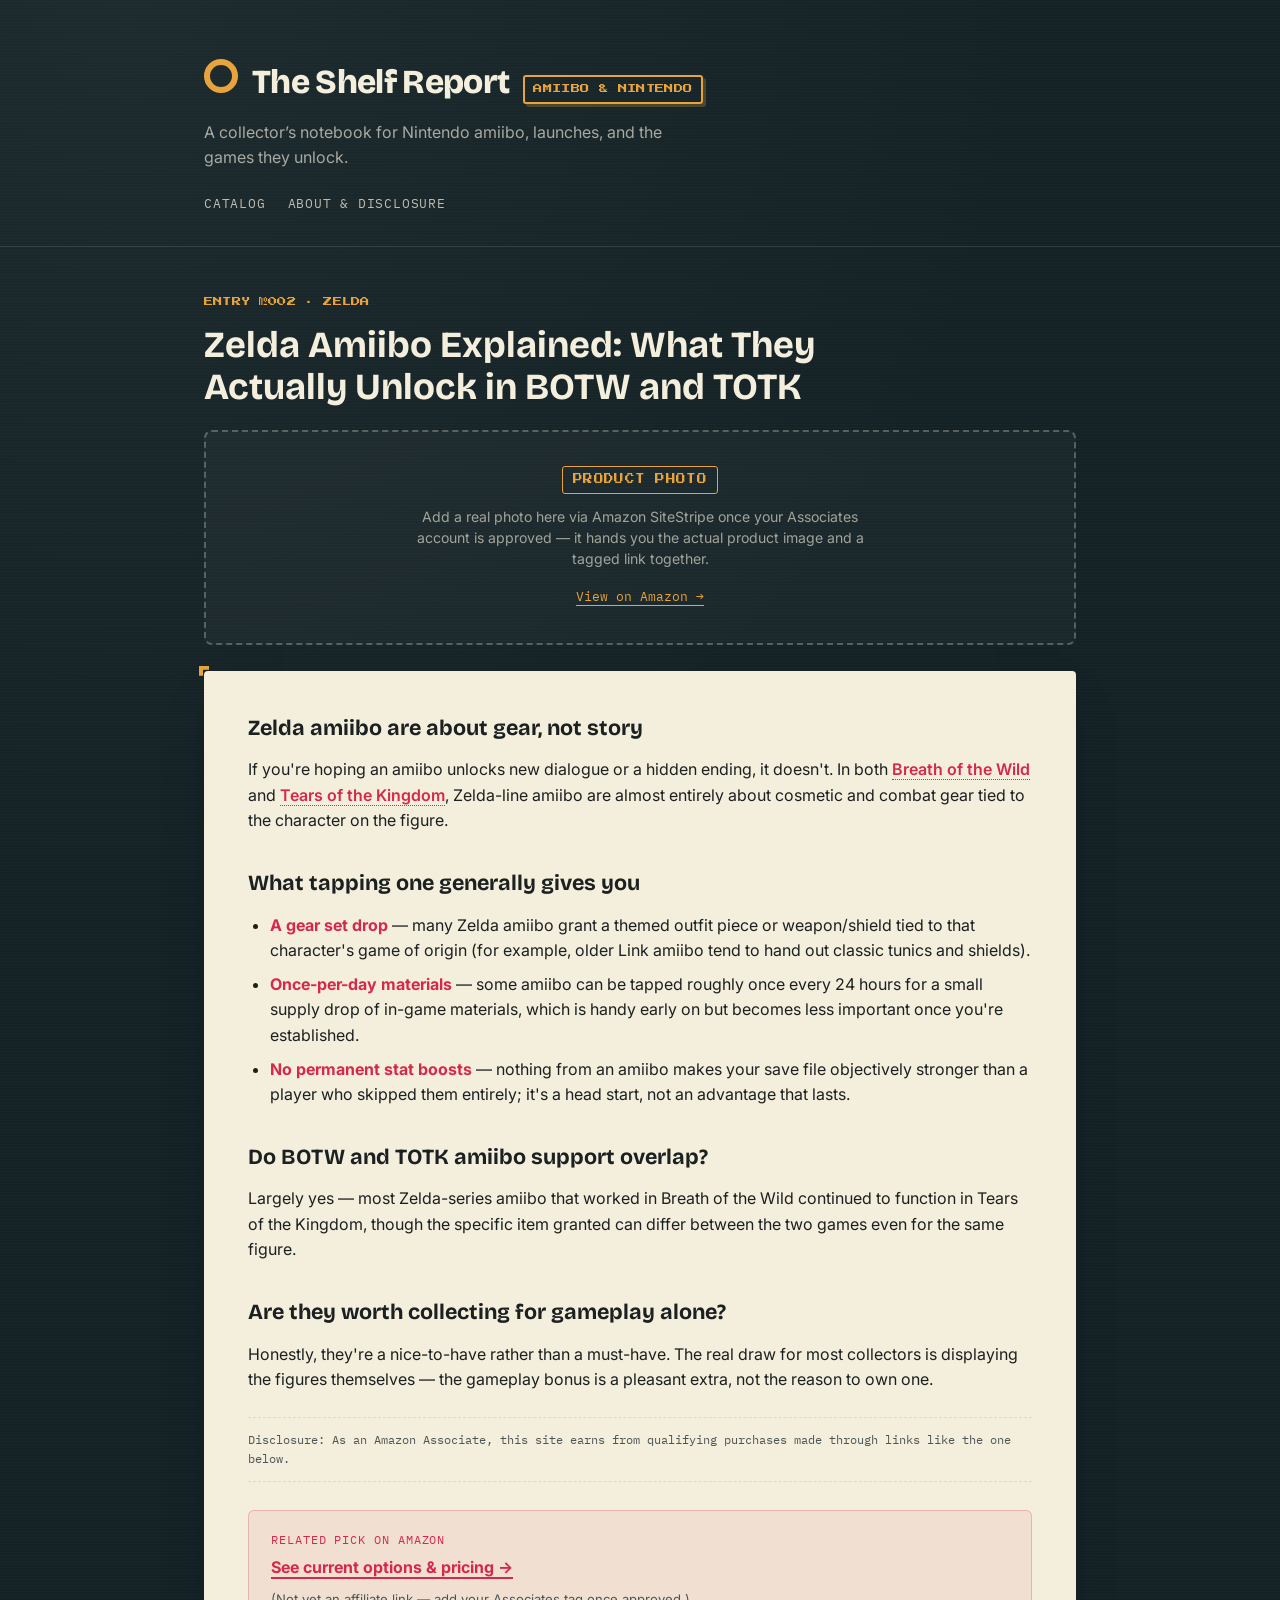
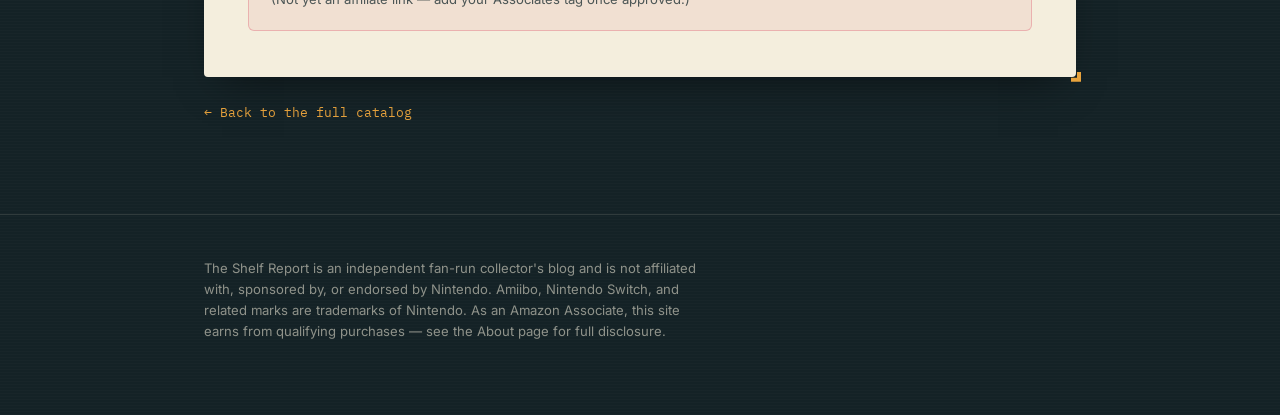
<file: posts/zelda-amiibo-explained-what-they-actually-unlock-in-botw-and-totk.html>
<!DOCTYPE html>
<html lang="en">
<head>
<meta charset="UTF-8">
<meta name="viewport" content="width=device-width, initial-scale=1.0">
<title>Zelda Amiibo Explained: What They Actually Unlock in BOTW and TOTK — The Shelf Report</title>
<meta name="description" content="The Zelda line is some of the most-collected amiibo on the shelf. Here&#x27;s the honest breakdown of what they add to Breath of the Wild and Tears of the Kingdom.">
<meta property="og:title" content="Zelda Amiibo Explained: What They Actually Unlock in BOTW and TOTK — The Shelf Report">
<meta property="og:description" content="The Zelda line is some of the most-collected amiibo on the shelf. Here&#x27;s the honest breakdown of what they add to Breath of the Wild and Tears of the Kingdom.">
<meta property="og:type" content="website">

<meta name="twitter:card" content="summary_large_image">
<link rel="icon" href="../assets/images/favicon.svg" type="image/svg+xml">
<link rel="preconnect" href="https://fonts.googleapis.com">
<link rel="preconnect" href="https://fonts.gstatic.com" crossorigin>
<link href="https://fonts.googleapis.com/css2?family=Bricolage+Grotesque:wght@600;800&family=Press+Start+2P&family=Inter:wght@400;500;600&family=IBM+Plex+Mono:wght@400;500&display=swap" rel="stylesheet">
<link rel="stylesheet" href="../assets/style.css">
</head>
<body>
<header class="site-header">
  <div class="wrap">
    <div class="brand">
      <span class="ring"></span>
      <h1>The Shelf Report</h1>
      <span class="tag">amiibo &amp; nintendo</span>
    </div>
    <p class="tagline">A collector&rsquo;s notebook for Nintendo amiibo, launches, and the games they unlock.</p>
    <nav class="site-nav">
      <a href="../index.html">Catalog</a>
      <a href="../about.html">About &amp; Disclosure</a>
    </nav>
  </div>
</header>
<main class="post">
  <div class="wrap">
    <div class="post-meta">Entry &#8470;002 &middot; Zelda</div>
    <h1>Zelda Amiibo Explained: What They Actually Unlock in BOTW and TOTK</h1>
    <div class="photo-slot">
  <div class="photo-slot-inner">
    <span class="photo-slot-label">Product photo</span>
    <p>Add a real photo here via Amazon SiteStripe once your Associates account is approved &mdash; it hands you the actual product image and a tagged link together.</p>
    <a class="photo-slot-link" href="https://www.amazon.com/s?k=zelda+amiibo" target="_blank" rel="noopener sponsored">View on Amazon &rarr;</a>
  </div>
</div>
    <div class="post-body pixel-corners">
      
<h2>Zelda amiibo are about gear, not story</h2>
<p>If you're hoping an amiibo unlocks new dialogue or a hidden ending, it doesn't. In both <a class="inline-product-link" href="https://www.amazon.com/s?k=zelda+breath+of+the+wild+switch" target="_blank" rel="noopener sponsored">Breath of the Wild</a> and <a class="inline-product-link" href="https://www.amazon.com/s?k=zelda+tears+of+the+kingdom+switch" target="_blank" rel="noopener sponsored">Tears of the Kingdom</a>, Zelda-line amiibo are almost entirely about cosmetic and combat gear tied to the character on the figure.</p>
<h2>What tapping one generally gives you</h2>
<ul>
<li><strong>A gear set drop</strong> — many Zelda amiibo grant a themed outfit piece or weapon/shield tied to that character's game of origin (for example, older Link amiibo tend to hand out classic tunics and shields).</li>
<li><strong>Once-per-day materials</strong> — some amiibo can be tapped roughly once every 24 hours for a small supply drop of in-game materials, which is handy early on but becomes less important once you're established.</li>
<li><strong>No permanent stat boosts</strong> — nothing from an amiibo makes your save file objectively stronger than a player who skipped them entirely; it's a head start, not an advantage that lasts.</li>
</ul>
<h2>Do BOTW and TOTK amiibo support overlap?</h2>
<p>Largely yes — most Zelda-series amiibo that worked in Breath of the Wild continued to function in Tears of the Kingdom, though the specific item granted can differ between the two games even for the same figure.</p>
<h2>Are they worth collecting for gameplay alone?</h2>
<p>Honestly, they're a nice-to-have rather than a must-have. The real draw for most collectors is displaying the figures themselves — the gameplay bonus is a pleasant extra, not the reason to own one.</p>
<div class="disclosure-inline">Disclosure: As an Amazon Associate, this site earns from qualifying purchases made through links like the one below.</div>

      
<div class="cta-box">
  <span class="cta-label">Related pick on Amazon</span>
  <a class="cta-link" href="https://www.amazon.com/s?k=zelda+amiibo" target="_blank" rel="noopener sponsored">See current options &amp; pricing &rarr;</a>
  <p style="margin:8px 0 0;font-size:0.82rem;color:var(--ink-soft)">(Not yet an affiliate link &mdash; add your Associates tag once approved.)</p>
</div>
    </div>
    <a class="back-link" href="../index.html">&larr; Back to the full catalog</a>
  </div>
</main>
<footer class="site-footer">
  <div class="wrap">
    <p>The Shelf Report is an independent fan-run collector's blog and is not affiliated with, sponsored by, or endorsed by Nintendo. Amiibo, Nintendo Switch, and related marks are trademarks of Nintendo. As an Amazon Associate, this site earns from qualifying purchases &mdash; see the About page for full disclosure.</p>
  </div>
</footer>
</body>
</html>
</file>
<file: assets/style.css>
/* ============================================================
   The Shelf Report — design tokens
   Concept: a collector's ring-binder / catalog page.
   Each entry has a punched "binder tab" colored by series,
   a catalog number (like the number printed on an amiibo box),
   and a card that looks like a sleeved binder page.
   ============================================================ */

:root {
  --bg: #142226;           /* deep teal-navy, like a display-case backdrop */
  --bg-soft: #1b2e33;
  --paper: #f4eedd;        /* warm parchment card stock */
  --paper-line: #e2d8bd;
  --ink: #1b2020;
  --ink-soft: #4b5555;
  --cherry: #d6294a;       /* Mario-red */
  --gold: #e8a33d;         /* accent / highlight */
  --teal: #3fa796;         /* Splatoon/NFC teal */
  --leaf: #4c8c5b;         /* Zelda green */
  --sky: #3a7ca5;          /* Animal Crossing blue */
  --plum: #8e5aa1;         /* Kirby/misc series */

  --display: "Bricolage Grotesque", "Space Grotesk", sans-serif;
  --pixel: "Press Start 2P", monospace;
  --body: "Inter", "Helvetica Neue", Arial, sans-serif;
  --mono: "IBM Plex Mono", monospace;
}

/* ---------- Pixel corner bracket accent (original, generic 8-bit motif) ---------- */
.pixel-corners {
  position: relative;
}
.pixel-corners::before, .pixel-corners::after {
  content: "";
  position: absolute;
  width: 10px;
  height: 10px;
  background: var(--series-color, var(--gold));
  z-index: 2;
}
.pixel-corners::before { top: -5px; left: -5px; clip-path: polygon(0 0, 100% 0, 100% 40%, 40% 40%, 40% 100%, 0 100%); }
.pixel-corners::after { bottom: -5px; right: -5px; clip-path: polygon(100% 100%, 0 100%, 0 60%, 60% 60%, 60% 0, 100% 0); }


* { box-sizing: border-box; }
html { scroll-behavior: smooth; }

body {
  margin: 0;
  background: var(--bg);
  background-image:
    radial-gradient(circle at 10% 0%, rgba(255,255,255,0.04), transparent 40%),
    repeating-linear-gradient(0deg, rgba(255,255,255,0.015) 0px, rgba(255,255,255,0.015) 1px, transparent 1px, transparent 3px);
  color: var(--paper);
  font-family: var(--body);
  line-height: 1.6;
}

a { color: inherit; text-decoration: none; }

.wrap {
  max-width: 920px;
  margin: 0 auto;
  padding: 0 24px;
}

/* ---------- Site header ---------- */

.site-header {
  padding: 56px 0 28px;
  border-bottom: 1px solid rgba(244,238,221,0.12);
}

.brand {
  display: flex;
  align-items: baseline;
  gap: 14px;
  flex-wrap: wrap;
}

.brand .ring {
  width: 34px;
  height: 34px;
  border-radius: 50%;
  border: 6px solid var(--gold);
  flex: none;
}

.brand h1 {
  font-family: var(--display);
  font-weight: 800;
  font-size: 2.1rem;
  letter-spacing: -0.02em;
  margin: 0;
  color: var(--paper);
}

.brand .tag {
  font-family: var(--pixel);
  font-size: 0.58rem;
  color: var(--gold);
  text-transform: uppercase;
  letter-spacing: 0.04em;
  border: 2px solid var(--gold);
  padding: 5px 8px;
  border-radius: 3px;
  box-shadow: 3px 3px 0 rgba(232,163,61,0.25);
}

.tagline {
  margin: 10px 0 0;
  color: rgba(244,238,221,0.65);
  font-size: 1rem;
  max-width: 46ch;
}

.site-nav {
  margin-top: 22px;
  display: flex;
  gap: 22px;
  font-family: var(--mono);
  font-size: 0.82rem;
  text-transform: uppercase;
  letter-spacing: 0.06em;
}

.site-nav a { color: rgba(244,238,221,0.75); border-bottom: 1px solid transparent; padding-bottom: 3px; }
.site-nav a:hover { color: var(--gold); border-color: var(--gold); }

/* ---------- Binder grid (homepage) ---------- */

.binder {
  padding: 40px 0 80px;
  display: grid;
  gap: 22px;
}

.entry-card {
  position: relative;
  display: grid;
  grid-template-columns: 64px 1fr;
  background: var(--paper);
  color: var(--ink);
  border-radius: 4px;
  overflow: hidden;
  box-shadow: 0 14px 30px -14px rgba(0,0,0,0.55);
  transition: transform 0.18s ease, box-shadow 0.18s ease;
}

.entry-card:hover {
  transform: translateY(-3px);
  box-shadow: 0 0 0 3px var(--series-color, var(--cherry)), 0 20px 34px -14px rgba(0,0,0,0.6);
}

.entry-tab {
  position: relative;
  background: var(--series-color, var(--cherry));
  display: flex;
  align-items: center;
  justify-content: center;
}

.entry-tab::before, .entry-tab::after {
  content: "";
  position: absolute;
  left: 50%;
  width: 14px;
  height: 14px;
  background: var(--bg);
  border-radius: 50%;
  transform: translateX(-50%);
  box-shadow: inset 0 0 0 3px rgba(0,0,0,0.08);
}
.entry-tab::before { top: 22px; }
.entry-tab::after { bottom: 22px; }

/* small connector-pin ticks, evoking a game cartridge edge (original, generic shape) */
.entry-tab { background-image: repeating-linear-gradient(90deg, rgba(255,255,255,0.22) 0, rgba(255,255,255,0.22) 3px, transparent 3px, transparent 8px); background-size: 100% 10px; background-repeat: no-repeat; background-position: center 46px; }

.entry-num {
  font-family: var(--pixel);
  color: rgba(255,255,255,0.92);
  font-size: 0.5rem;
  writing-mode: vertical-rl;
  letter-spacing: 0.05em;
}

/* ---------- Product photo placeholder (post pages) ---------- */

.photo-slot {
  margin-bottom: 26px;
  border: 2px dashed rgba(244,238,221,0.28);
  border-radius: 8px;
  padding: 34px 28px;
  text-align: center;
  background: rgba(244,238,221,0.03);
}
.photo-slot-inner { max-width: 46ch; margin: 0 auto; }
.photo-slot-label {
  display: inline-block;
  font-family: var(--pixel);
  font-size: 0.6rem;
  letter-spacing: 0.03em;
  color: var(--gold);
  text-transform: uppercase;
  border: 1px solid var(--gold);
  border-radius: 3px;
  padding: 5px 10px;
  margin-bottom: 12px;
}
.photo-slot p {
  margin: 0 0 14px;
  color: rgba(244,238,221,0.62);
  font-size: 0.88rem;
  line-height: 1.5;
}
.photo-slot-link {
  font-family: var(--mono);
  font-size: 0.82rem;
  color: var(--gold);
  border-bottom: 1px solid var(--gold);
}

/* ---------- Inline product links within post copy ---------- */

.inline-product-link {
  color: var(--cherry);
  border-bottom: 1px dotted var(--cherry);
  font-weight: 600;
}
.inline-product-link:hover { border-bottom-style: solid; }

/* ---------- Hero section ---------- */

.hero { padding: 44px 0 10px; }
.hero-inner {
  display: grid;
  grid-template-columns: 1.3fr 1fr;
  gap: 32px;
  align-items: center;
}
.eyebrow {
  font-family: var(--pixel);
  font-size: 0.6rem;
  letter-spacing: 0.04em;
  color: var(--gold);
  text-transform: uppercase;
}
.hero-copy h2 {
  font-family: var(--display);
  font-size: 2rem;
  line-height: 1.2;
  margin: 12px 0 14px;
  color: var(--paper);
  max-width: 16ch;
}
.hero-copy p {
  color: rgba(244,238,221,0.7);
  max-width: 48ch;
  margin: 0;
}
.hero-art {
  width: 100%;
  border-radius: 8px;
  box-shadow: 0 20px 44px -18px rgba(0,0,0,0.6);
}

/* ---------- Category filter chips ---------- */

.chip-row {
  display: flex;
  flex-wrap: wrap;
  gap: 10px;
  margin: 36px 0 26px;
}
.chip {
  font-family: var(--mono);
  font-size: 0.76rem;
  text-transform: uppercase;
  letter-spacing: 0.04em;
  color: rgba(244,238,221,0.7);
  background: rgba(244,238,221,0.06);
  border: 1px solid rgba(244,238,221,0.18);
  border-radius: 999px;
  padding: 7px 14px;
  cursor: pointer;
  transition: all 0.15s ease;
}
.chip:hover { border-color: var(--chip-color, var(--gold)); color: var(--paper); }
.chip.is-active {
  background: var(--chip-color, var(--gold));
  border-color: var(--chip-color, var(--gold));
  color: var(--bg);
  font-weight: 600;
}

/* ---------- Post featured image ---------- */

.post-featured {
  margin-bottom: 26px;
  border-radius: 6px;
  overflow: hidden;
  box-shadow: 0 18px 40px -18px rgba(0,0,0,0.55);
}
.post-featured img { width: 100%; display: block; }

@media (max-width: 700px) {
  .hero-inner { grid-template-columns: 1fr; }
  .hero-art { order: -1; }
}

.entry-series {
  font-family: var(--mono);
  font-size: 0.72rem;
  text-transform: uppercase;
  letter-spacing: 0.1em;
  color: var(--series-color, var(--cherry));
  font-weight: 600;
}

.entry-body h2 {
  font-family: var(--display);
  font-size: 1.35rem;
  margin: 6px 0 8px;
  line-height: 1.25;
}

.entry-body p { margin: 0; color: var(--ink-soft); font-size: 0.96rem; }

.entry-read {
  display: inline-block;
  margin-top: 12px;
  font-family: var(--pixel);
  font-size: 0.58rem;
  text-transform: uppercase;
  letter-spacing: 0.02em;
  color: var(--ink);
  padding-bottom: 4px;
  border-bottom: 2px solid var(--series-color, var(--cherry));
}

/* ---------- Post page ---------- */

.post {
  padding: 48px 0 90px;
}

.post-meta {
  font-family: var(--pixel);
  font-size: 0.58rem;
  text-transform: uppercase;
  letter-spacing: 0.02em;
  color: var(--gold);
  margin-bottom: 14px;
}

.post h1 {
  font-family: var(--display);
  font-size: 2.3rem;
  line-height: 1.15;
  margin: 0 0 22px;
  color: var(--paper);
  max-width: 26ch;
}

.post-body {
  background: var(--paper);
  color: var(--ink);
  border-radius: 4px;
  padding: 40px 44px;
  box-shadow: 0 18px 40px -18px rgba(0,0,0,0.55);
}

.post-body h2 {
  font-family: var(--display);
  font-size: 1.35rem;
  margin: 32px 0 12px;
  color: var(--ink);
}
.post-body h2:first-child { margin-top: 0; }

.post-body p { margin: 0 0 16px; }
.post-body ul { margin: 0 0 16px; padding-left: 22px; }
.post-body li { margin-bottom: 8px; }

.post-body strong { color: var(--cherry); }

.disclosure-inline {
  font-family: var(--mono);
  font-size: 0.76rem;
  color: var(--ink-soft);
  border-top: 1px dashed var(--paper-line);
  border-bottom: 1px dashed var(--paper-line);
  padding: 12px 0;
  margin: 24px 0;
}

.cta-box {
  margin: 28px 0 6px;
  padding: 20px 22px;
  background: rgba(214,41,74,0.07);
  border: 1px solid rgba(214,41,74,0.25);
  border-radius: 6px;
}

.cta-box .cta-label {
  font-family: var(--mono);
  font-size: 0.72rem;
  text-transform: uppercase;
  letter-spacing: 0.08em;
  color: var(--cherry);
  display: block;
  margin-bottom: 6px;
}

.cta-box a.cta-link {
  color: var(--cherry);
  font-weight: 700;
  border-bottom: 2px solid var(--cherry);
}

.back-link {
  display: inline-block;
  margin-top: 26px;
  font-family: var(--mono);
  font-size: 0.8rem;
  color: var(--gold);
}

/* ---------- Footer ---------- */

.site-footer {
  border-top: 1px solid rgba(244,238,221,0.12);
  padding: 30px 0 60px;
  font-size: 0.82rem;
  color: rgba(244,238,221,0.55);
}

.site-footer p { max-width: 62ch; }

@media (max-width: 600px) {
  .brand h1 { font-size: 1.6rem; }
  .post h1 { font-size: 1.7rem; }
  .post-body { padding: 26px 22px; }
  .entry-card { grid-template-columns: 40px 1fr; }
}
</file>
